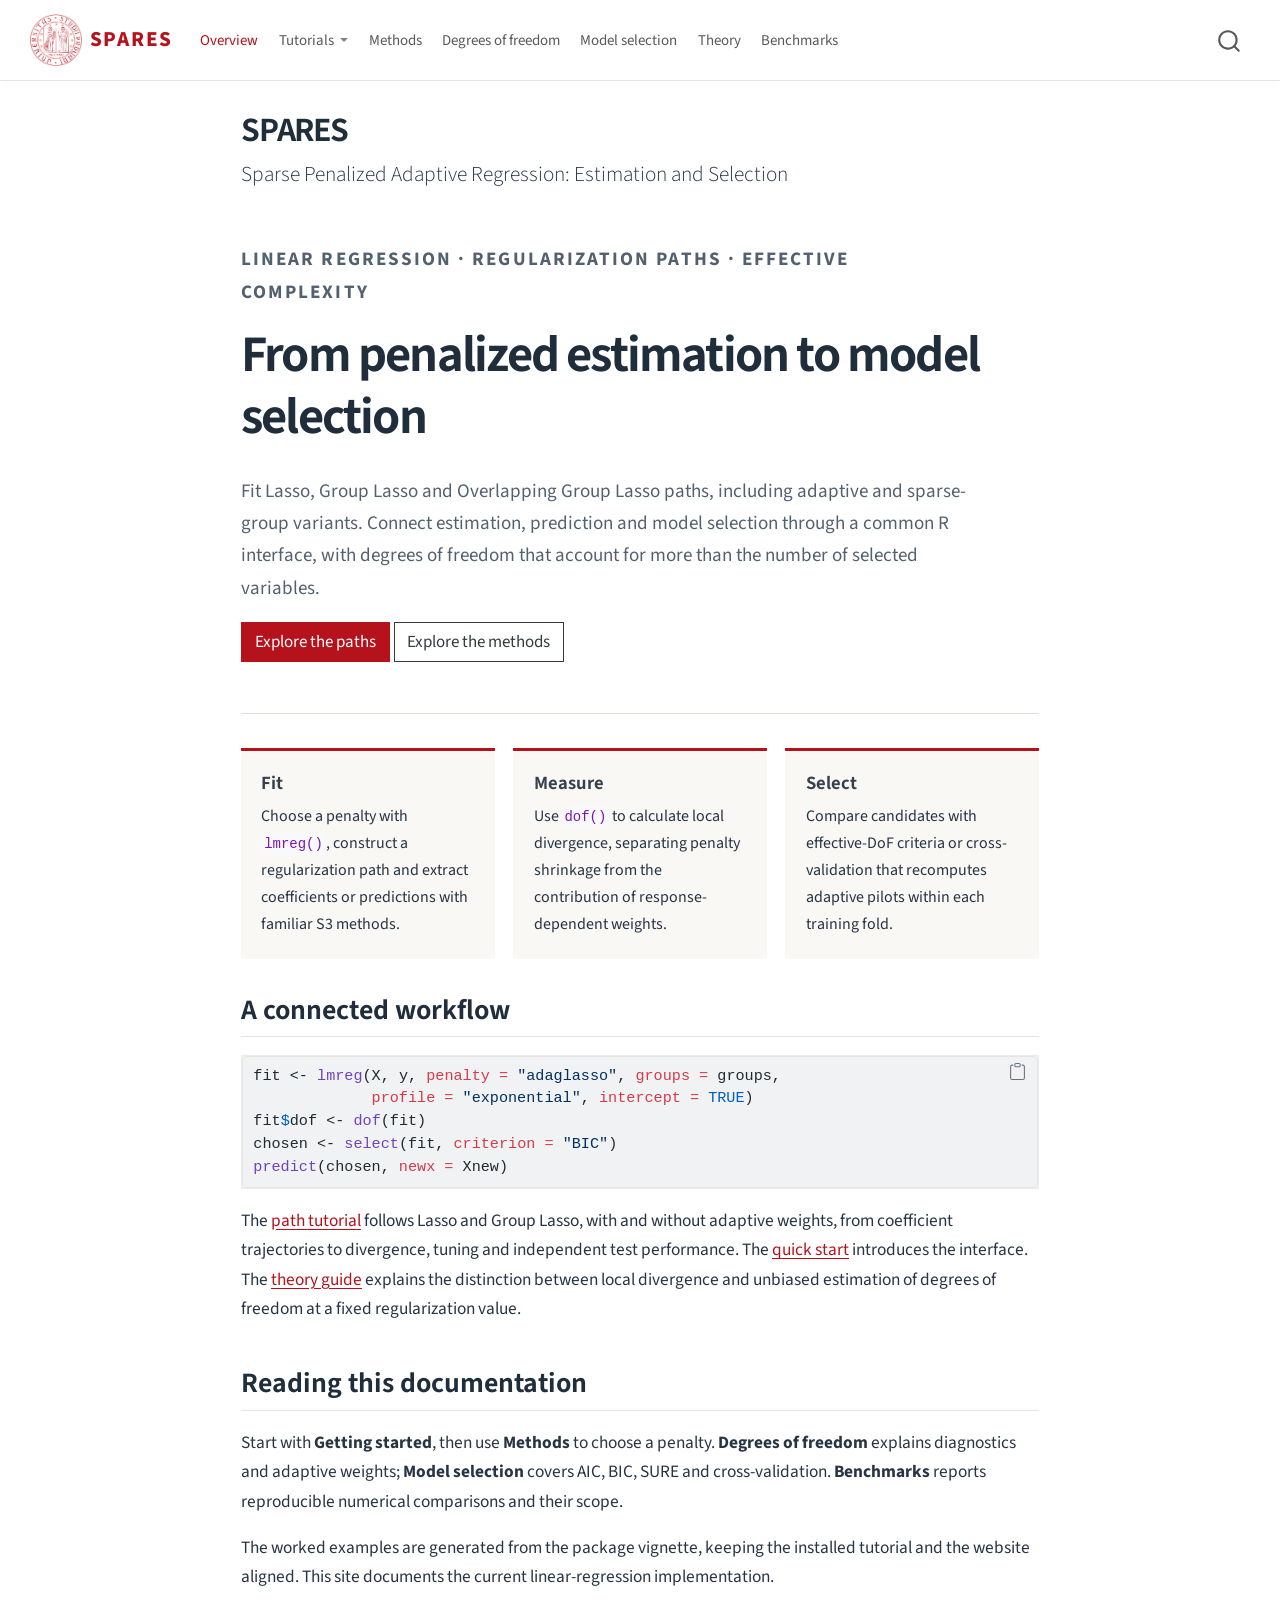
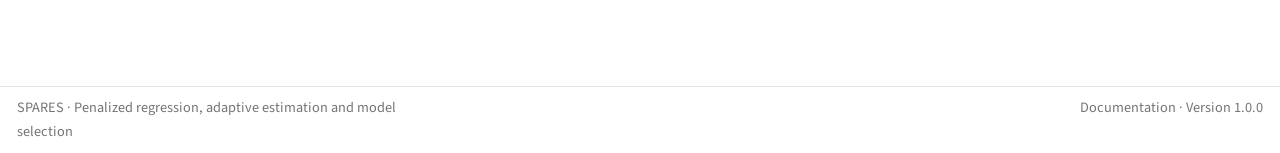
<file: docs/index.html>
<!DOCTYPE html>
<html xmlns="http://www.w3.org/1999/xhtml" lang="en" xml:lang="en"><head>

<meta charset="utf-8">
<meta name="generator" content="quarto-1.7.32">

<meta name="viewport" content="width=device-width, initial-scale=1.0, user-scalable=yes">


<title>SPARES</title>
<style>
code{white-space: pre-wrap;}
span.smallcaps{font-variant: small-caps;}
div.columns{display: flex; gap: min(4vw, 1.5em);}
div.column{flex: auto; overflow-x: auto;}
div.hanging-indent{margin-left: 1.5em; text-indent: -1.5em;}
ul.task-list{list-style: none;}
ul.task-list li input[type="checkbox"] {
  width: 0.8em;
  margin: 0 0.8em 0.2em -1em; /* quarto-specific, see https://github.com/quarto-dev/quarto-cli/issues/4556 */ 
  vertical-align: middle;
}
/* CSS for syntax highlighting */
html { -webkit-text-size-adjust: 100%; }
pre > code.sourceCode { white-space: pre; position: relative; }
pre > code.sourceCode > span { display: inline-block; line-height: 1.25; }
pre > code.sourceCode > span:empty { height: 1.2em; }
.sourceCode { overflow: visible; }
code.sourceCode > span { color: inherit; text-decoration: inherit; }
div.sourceCode { margin: 1em 0; }
pre.sourceCode { margin: 0; }
@media screen {
div.sourceCode { overflow: auto; }
}
@media print {
pre > code.sourceCode { white-space: pre-wrap; }
pre > code.sourceCode > span { text-indent: -5em; padding-left: 5em; }
}
pre.numberSource code
  { counter-reset: source-line 0; }
pre.numberSource code > span
  { position: relative; left: -4em; counter-increment: source-line; }
pre.numberSource code > span > a:first-child::before
  { content: counter(source-line);
    position: relative; left: -1em; text-align: right; vertical-align: baseline;
    border: none; display: inline-block;
    -webkit-touch-callout: none; -webkit-user-select: none;
    -khtml-user-select: none; -moz-user-select: none;
    -ms-user-select: none; user-select: none;
    padding: 0 4px; width: 4em;
  }
pre.numberSource { margin-left: 3em;  padding-left: 4px; }
div.sourceCode
  {   }
@media screen {
pre > code.sourceCode > span > a:first-child::before { text-decoration: underline; }
}
</style>


<script src="site_libs/quarto-nav/quarto-nav.js"></script>
<script src="site_libs/quarto-nav/headroom.min.js"></script>
<script src="site_libs/clipboard/clipboard.min.js"></script>
<script src="site_libs/quarto-search/autocomplete.umd.js"></script>
<script src="site_libs/quarto-search/fuse.min.js"></script>
<script src="site_libs/quarto-search/quarto-search.js"></script>
<meta name="quarto:offset" content="./">
<script src="site_libs/quarto-html/quarto.js" type="module"></script>
<script src="site_libs/quarto-html/tabsets/tabsets.js" type="module"></script>
<script src="site_libs/quarto-html/popper.min.js"></script>
<script src="site_libs/quarto-html/tippy.umd.min.js"></script>
<script src="site_libs/quarto-html/anchor.min.js"></script>
<link href="site_libs/quarto-html/tippy.css" rel="stylesheet">
<link href="site_libs/quarto-html/quarto-syntax-highlighting-234273d1456647dabc34a594ac50e507.css" rel="stylesheet" id="quarto-text-highlighting-styles">
<script src="site_libs/bootstrap/bootstrap.min.js"></script>
<link href="site_libs/bootstrap/bootstrap-icons.css" rel="stylesheet">
<link href="site_libs/bootstrap/bootstrap-3aba38651184ee82a9c65464af710223.min.css" rel="stylesheet" append-hash="true" id="quarto-bootstrap" data-mode="light">
<script id="quarto-search-options" type="application/json">{
  "location": "navbar",
  "copy-button": false,
  "collapse-after": 3,
  "panel-placement": "end",
  "type": "overlay",
  "limit": 50,
  "keyboard-shortcut": [
    "f",
    "/",
    "s"
  ],
  "show-item-context": false,
  "language": {
    "search-no-results-text": "No results",
    "search-matching-documents-text": "matching documents",
    "search-copy-link-title": "Copy link to search",
    "search-hide-matches-text": "Hide additional matches",
    "search-more-match-text": "more match in this document",
    "search-more-matches-text": "more matches in this document",
    "search-clear-button-title": "Clear",
    "search-text-placeholder": "",
    "search-detached-cancel-button-title": "Cancel",
    "search-submit-button-title": "Submit",
    "search-label": "Search"
  }
}</script>


<link rel="stylesheet" href="assets/styles.css">
</head>

<body class="nav-fixed fullcontent quarto-light">

<div id="quarto-search-results"></div>
  <header id="quarto-header" class="headroom fixed-top">
    <nav class="navbar navbar-expand-lg " data-bs-theme="dark">
      <div class="navbar-container container-fluid">
      <div class="navbar-brand-container mx-auto">
    <a href="./index.html" class="navbar-brand navbar-brand-logo">
    <img src="./assets/unipd-seal.png" alt="University of Padua seal" class="navbar-logo">
    </a>
    <a class="navbar-brand" href="./index.html">
    <span class="navbar-title">SPARES</span>
    </a>
  </div>
            <div id="quarto-search" class="" title="Search"></div>
          <button class="navbar-toggler" type="button" data-bs-toggle="collapse" data-bs-target="#navbarCollapse" aria-controls="navbarCollapse" role="menu" aria-expanded="false" aria-label="Toggle navigation" onclick="if (window.quartoToggleHeadroom) { window.quartoToggleHeadroom(); }">
  <span class="navbar-toggler-icon"></span>
</button>
          <div class="collapse navbar-collapse" id="navbarCollapse">
            <ul class="navbar-nav navbar-nav-scroll me-auto">
  <li class="nav-item">
    <a class="nav-link active" href="./index.html" aria-current="page"> 
<span class="menu-text">Overview</span></a>
  </li>  
  <li class="nav-item dropdown ">
    <a class="nav-link dropdown-toggle" href="#" id="nav-menu-tutorials" role="link" data-bs-toggle="dropdown" aria-expanded="false">
 <span class="menu-text">Tutorials</span>
    </a>
    <ul class="dropdown-menu" aria-labelledby="nav-menu-tutorials">    
        <li>
    <a class="dropdown-item" href="./getting-started.html">
 <span class="dropdown-text">Getting started</span></a>
  </li>  
        <li>
    <a class="dropdown-item" href="./paths.html">
 <span class="dropdown-text">Estimates and DoF along the path</span></a>
  </li>  
    </ul>
  </li>
  <li class="nav-item">
    <a class="nav-link" href="./methods.html"> 
<span class="menu-text">Methods</span></a>
  </li>  
  <li class="nav-item">
    <a class="nav-link" href="./degrees-of-freedom.html"> 
<span class="menu-text">Degrees of freedom</span></a>
  </li>  
  <li class="nav-item">
    <a class="nav-link" href="./selection.html"> 
<span class="menu-text">Model selection</span></a>
  </li>  
  <li class="nav-item">
    <a class="nav-link" href="./theory.html"> 
<span class="menu-text">Theory</span></a>
  </li>  
  <li class="nav-item">
    <a class="nav-link" href="./benchmarks.html"> 
<span class="menu-text">Benchmarks</span></a>
  </li>  
</ul>
          </div> <!-- /navcollapse -->
            <div class="quarto-navbar-tools">
</div>
      </div> <!-- /container-fluid -->
    </nav>
</header>
<!-- content -->
<div id="quarto-content" class="quarto-container page-columns page-rows-contents page-layout-article page-navbar">
<!-- sidebar -->
<!-- margin-sidebar -->
    
<!-- main -->
<main class="content" id="quarto-document-content">

<header id="title-block-header" class="quarto-title-block default">
<div class="quarto-title">
<h1 class="title">SPARES</h1>
<p class="subtitle lead">Sparse Penalized Adaptive Regression: Estimation and Selection</p>
</div>



<div class="quarto-title-meta">

    
  
    
  </div>
  


</header>


<div class="hero">
<div class="eyebrow">
<p>Linear regression · Regularization paths · Effective complexity</p>
</div>
<section id="from-penalized-estimation-to-model-selection" class="level2">
<h2 class="anchored" data-anchor-id="from-penalized-estimation-to-model-selection">From penalized estimation to model selection</h2>
<p>Fit Lasso, Group Lasso and Overlapping Group Lasso paths, including adaptive and sparse-group variants. Connect estimation, prediction and model selection through a common R interface, with degrees of freedom that account for more than the number of selected variables.</p>
<p><a href="./paths.html" class="btn btn-primary">Explore the paths</a> <a href="./methods.html" class="btn btn-outline-secondary">Explore the methods</a></p>
</section>
</div>
<div class="feature-grid">
<section id="fit" class="level3 feature">
<h3 class="anchored" data-anchor-id="fit">Fit</h3>
<p>Choose a penalty with <code>lmreg()</code>, construct a regularization path and extract coefficients or predictions with familiar S3 methods.</p>
</section>
<section id="measure" class="level3 feature">
<h3 class="anchored" data-anchor-id="measure">Measure</h3>
<p>Use <code>dof()</code> to calculate local divergence, separating penalty shrinkage from the contribution of response-dependent weights.</p>
</section>
<section id="select" class="level3 feature">
<h3 class="anchored" data-anchor-id="select">Select</h3>
<p>Compare candidates with effective-DoF criteria or cross-validation that recomputes adaptive pilots within each training fold.</p>
</section>
</div>
<section id="a-connected-workflow" class="level2">
<h2 class="anchored" data-anchor-id="a-connected-workflow">A connected workflow</h2>
<div class="sourceCode" id="cb1"><pre class="sourceCode r code-with-copy"><code class="sourceCode r"><span id="cb1-1"><a href="#cb1-1" aria-hidden="true" tabindex="-1"></a>fit <span class="ot">&lt;-</span> <span class="fu">lmreg</span>(X, y, <span class="at">penalty =</span> <span class="st">"adaglasso"</span>, <span class="at">groups =</span> groups,</span>
<span id="cb1-2"><a href="#cb1-2" aria-hidden="true" tabindex="-1"></a>             <span class="at">profile =</span> <span class="st">"exponential"</span>, <span class="at">intercept =</span> <span class="cn">TRUE</span>)</span>
<span id="cb1-3"><a href="#cb1-3" aria-hidden="true" tabindex="-1"></a>fit<span class="sc">$</span>dof <span class="ot">&lt;-</span> <span class="fu">dof</span>(fit)</span>
<span id="cb1-4"><a href="#cb1-4" aria-hidden="true" tabindex="-1"></a>chosen <span class="ot">&lt;-</span> <span class="fu">select</span>(fit, <span class="at">criterion =</span> <span class="st">"BIC"</span>)</span>
<span id="cb1-5"><a href="#cb1-5" aria-hidden="true" tabindex="-1"></a><span class="fu">predict</span>(chosen, <span class="at">newx =</span> Xnew)</span></code><button title="Copy to Clipboard" class="code-copy-button"><i class="bi"></i></button></pre></div>
<p>The <a href="./paths.html">path tutorial</a> follows Lasso and Group Lasso, with and without adaptive weights, from coefficient trajectories to divergence, tuning and independent test performance. The <a href="./getting-started.html">quick start</a> introduces the interface. The <a href="./theory.html">theory guide</a> explains the distinction between local divergence and unbiased estimation of degrees of freedom at a fixed regularization value.</p>
</section>
<section id="reading-this-documentation" class="level2">
<h2 class="anchored" data-anchor-id="reading-this-documentation">Reading this documentation</h2>
<p>Start with <strong>Getting started</strong>, then use <strong>Methods</strong> to choose a penalty. <strong>Degrees of freedom</strong> explains diagnostics and adaptive weights; <strong>Model selection</strong> covers AIC, BIC, SURE and cross-validation. <strong>Benchmarks</strong> reports reproducible numerical comparisons and their scope.</p>
<p>The worked examples are generated from the package vignette, keeping the installed tutorial and the website aligned. This site documents the current linear-regression implementation.</p>


</section>

</main> <!-- /main -->
<script id="quarto-html-after-body" type="application/javascript">
  window.document.addEventListener("DOMContentLoaded", function (event) {
    const icon = "";
    const anchorJS = new window.AnchorJS();
    anchorJS.options = {
      placement: 'right',
      icon: icon
    };
    anchorJS.add('.anchored');
    const isCodeAnnotation = (el) => {
      for (const clz of el.classList) {
        if (clz.startsWith('code-annotation-')) {                     
          return true;
        }
      }
      return false;
    }
    const onCopySuccess = function(e) {
      // button target
      const button = e.trigger;
      // don't keep focus
      button.blur();
      // flash "checked"
      button.classList.add('code-copy-button-checked');
      var currentTitle = button.getAttribute("title");
      button.setAttribute("title", "Copied!");
      let tooltip;
      if (window.bootstrap) {
        button.setAttribute("data-bs-toggle", "tooltip");
        button.setAttribute("data-bs-placement", "left");
        button.setAttribute("data-bs-title", "Copied!");
        tooltip = new bootstrap.Tooltip(button, 
          { trigger: "manual", 
            customClass: "code-copy-button-tooltip",
            offset: [0, -8]});
        tooltip.show();    
      }
      setTimeout(function() {
        if (tooltip) {
          tooltip.hide();
          button.removeAttribute("data-bs-title");
          button.removeAttribute("data-bs-toggle");
          button.removeAttribute("data-bs-placement");
        }
        button.setAttribute("title", currentTitle);
        button.classList.remove('code-copy-button-checked');
      }, 1000);
      // clear code selection
      e.clearSelection();
    }
    const getTextToCopy = function(trigger) {
        const codeEl = trigger.previousElementSibling.cloneNode(true);
        for (const childEl of codeEl.children) {
          if (isCodeAnnotation(childEl)) {
            childEl.remove();
          }
        }
        return codeEl.innerText;
    }
    const clipboard = new window.ClipboardJS('.code-copy-button:not([data-in-quarto-modal])', {
      text: getTextToCopy
    });
    clipboard.on('success', onCopySuccess);
    if (window.document.getElementById('quarto-embedded-source-code-modal')) {
      const clipboardModal = new window.ClipboardJS('.code-copy-button[data-in-quarto-modal]', {
        text: getTextToCopy,
        container: window.document.getElementById('quarto-embedded-source-code-modal')
      });
      clipboardModal.on('success', onCopySuccess);
    }
      var localhostRegex = new RegExp(/^(?:http|https):\/\/localhost\:?[0-9]*\//);
      var mailtoRegex = new RegExp(/^mailto:/);
        var filterRegex = new RegExp('/' + window.location.host + '/');
      var isInternal = (href) => {
          return filterRegex.test(href) || localhostRegex.test(href) || mailtoRegex.test(href);
      }
      // Inspect non-navigation links and adorn them if external
     var links = window.document.querySelectorAll('a[href]:not(.nav-link):not(.navbar-brand):not(.toc-action):not(.sidebar-link):not(.sidebar-item-toggle):not(.pagination-link):not(.no-external):not([aria-hidden]):not(.dropdown-item):not(.quarto-navigation-tool):not(.about-link)');
      for (var i=0; i<links.length; i++) {
        const link = links[i];
        if (!isInternal(link.href)) {
          // undo the damage that might have been done by quarto-nav.js in the case of
          // links that we want to consider external
          if (link.dataset.originalHref !== undefined) {
            link.href = link.dataset.originalHref;
          }
        }
      }
    function tippyHover(el, contentFn, onTriggerFn, onUntriggerFn) {
      const config = {
        allowHTML: true,
        maxWidth: 500,
        delay: 100,
        arrow: false,
        appendTo: function(el) {
            return el.parentElement;
        },
        interactive: true,
        interactiveBorder: 10,
        theme: 'quarto',
        placement: 'bottom-start',
      };
      if (contentFn) {
        config.content = contentFn;
      }
      if (onTriggerFn) {
        config.onTrigger = onTriggerFn;
      }
      if (onUntriggerFn) {
        config.onUntrigger = onUntriggerFn;
      }
      window.tippy(el, config); 
    }
    const noterefs = window.document.querySelectorAll('a[role="doc-noteref"]');
    for (var i=0; i<noterefs.length; i++) {
      const ref = noterefs[i];
      tippyHover(ref, function() {
        // use id or data attribute instead here
        let href = ref.getAttribute('data-footnote-href') || ref.getAttribute('href');
        try { href = new URL(href).hash; } catch {}
        const id = href.replace(/^#\/?/, "");
        const note = window.document.getElementById(id);
        if (note) {
          return note.innerHTML;
        } else {
          return "";
        }
      });
    }
    const xrefs = window.document.querySelectorAll('a.quarto-xref');
    const processXRef = (id, note) => {
      // Strip column container classes
      const stripColumnClz = (el) => {
        el.classList.remove("page-full", "page-columns");
        if (el.children) {
          for (const child of el.children) {
            stripColumnClz(child);
          }
        }
      }
      stripColumnClz(note)
      if (id === null || id.startsWith('sec-')) {
        // Special case sections, only their first couple elements
        const container = document.createElement("div");
        if (note.children && note.children.length > 2) {
          container.appendChild(note.children[0].cloneNode(true));
          for (let i = 1; i < note.children.length; i++) {
            const child = note.children[i];
            if (child.tagName === "P" && child.innerText === "") {
              continue;
            } else {
              container.appendChild(child.cloneNode(true));
              break;
            }
          }
          if (window.Quarto?.typesetMath) {
            window.Quarto.typesetMath(container);
          }
          return container.innerHTML
        } else {
          if (window.Quarto?.typesetMath) {
            window.Quarto.typesetMath(note);
          }
          return note.innerHTML;
        }
      } else {
        // Remove any anchor links if they are present
        const anchorLink = note.querySelector('a.anchorjs-link');
        if (anchorLink) {
          anchorLink.remove();
        }
        if (window.Quarto?.typesetMath) {
          window.Quarto.typesetMath(note);
        }
        if (note.classList.contains("callout")) {
          return note.outerHTML;
        } else {
          return note.innerHTML;
        }
      }
    }
    for (var i=0; i<xrefs.length; i++) {
      const xref = xrefs[i];
      tippyHover(xref, undefined, function(instance) {
        instance.disable();
        let url = xref.getAttribute('href');
        let hash = undefined; 
        if (url.startsWith('#')) {
          hash = url;
        } else {
          try { hash = new URL(url).hash; } catch {}
        }
        if (hash) {
          const id = hash.replace(/^#\/?/, "");
          const note = window.document.getElementById(id);
          if (note !== null) {
            try {
              const html = processXRef(id, note.cloneNode(true));
              instance.setContent(html);
            } finally {
              instance.enable();
              instance.show();
            }
          } else {
            // See if we can fetch this
            fetch(url.split('#')[0])
            .then(res => res.text())
            .then(html => {
              const parser = new DOMParser();
              const htmlDoc = parser.parseFromString(html, "text/html");
              const note = htmlDoc.getElementById(id);
              if (note !== null) {
                const html = processXRef(id, note);
                instance.setContent(html);
              } 
            }).finally(() => {
              instance.enable();
              instance.show();
            });
          }
        } else {
          // See if we can fetch a full url (with no hash to target)
          // This is a special case and we should probably do some content thinning / targeting
          fetch(url)
          .then(res => res.text())
          .then(html => {
            const parser = new DOMParser();
            const htmlDoc = parser.parseFromString(html, "text/html");
            const note = htmlDoc.querySelector('main.content');
            if (note !== null) {
              // This should only happen for chapter cross references
              // (since there is no id in the URL)
              // remove the first header
              if (note.children.length > 0 && note.children[0].tagName === "HEADER") {
                note.children[0].remove();
              }
              const html = processXRef(null, note);
              instance.setContent(html);
            } 
          }).finally(() => {
            instance.enable();
            instance.show();
          });
        }
      }, function(instance) {
      });
    }
        let selectedAnnoteEl;
        const selectorForAnnotation = ( cell, annotation) => {
          let cellAttr = 'data-code-cell="' + cell + '"';
          let lineAttr = 'data-code-annotation="' +  annotation + '"';
          const selector = 'span[' + cellAttr + '][' + lineAttr + ']';
          return selector;
        }
        const selectCodeLines = (annoteEl) => {
          const doc = window.document;
          const targetCell = annoteEl.getAttribute("data-target-cell");
          const targetAnnotation = annoteEl.getAttribute("data-target-annotation");
          const annoteSpan = window.document.querySelector(selectorForAnnotation(targetCell, targetAnnotation));
          const lines = annoteSpan.getAttribute("data-code-lines").split(",");
          const lineIds = lines.map((line) => {
            return targetCell + "-" + line;
          })
          let top = null;
          let height = null;
          let parent = null;
          if (lineIds.length > 0) {
              //compute the position of the single el (top and bottom and make a div)
              const el = window.document.getElementById(lineIds[0]);
              top = el.offsetTop;
              height = el.offsetHeight;
              parent = el.parentElement.parentElement;
            if (lineIds.length > 1) {
              const lastEl = window.document.getElementById(lineIds[lineIds.length - 1]);
              const bottom = lastEl.offsetTop + lastEl.offsetHeight;
              height = bottom - top;
            }
            if (top !== null && height !== null && parent !== null) {
              // cook up a div (if necessary) and position it 
              let div = window.document.getElementById("code-annotation-line-highlight");
              if (div === null) {
                div = window.document.createElement("div");
                div.setAttribute("id", "code-annotation-line-highlight");
                div.style.position = 'absolute';
                parent.appendChild(div);
              }
              div.style.top = top - 2 + "px";
              div.style.height = height + 4 + "px";
              div.style.left = 0;
              let gutterDiv = window.document.getElementById("code-annotation-line-highlight-gutter");
              if (gutterDiv === null) {
                gutterDiv = window.document.createElement("div");
                gutterDiv.setAttribute("id", "code-annotation-line-highlight-gutter");
                gutterDiv.style.position = 'absolute';
                const codeCell = window.document.getElementById(targetCell);
                const gutter = codeCell.querySelector('.code-annotation-gutter');
                gutter.appendChild(gutterDiv);
              }
              gutterDiv.style.top = top - 2 + "px";
              gutterDiv.style.height = height + 4 + "px";
            }
            selectedAnnoteEl = annoteEl;
          }
        };
        const unselectCodeLines = () => {
          const elementsIds = ["code-annotation-line-highlight", "code-annotation-line-highlight-gutter"];
          elementsIds.forEach((elId) => {
            const div = window.document.getElementById(elId);
            if (div) {
              div.remove();
            }
          });
          selectedAnnoteEl = undefined;
        };
          // Handle positioning of the toggle
      window.addEventListener(
        "resize",
        throttle(() => {
          elRect = undefined;
          if (selectedAnnoteEl) {
            selectCodeLines(selectedAnnoteEl);
          }
        }, 10)
      );
      function throttle(fn, ms) {
      let throttle = false;
      let timer;
        return (...args) => {
          if(!throttle) { // first call gets through
              fn.apply(this, args);
              throttle = true;
          } else { // all the others get throttled
              if(timer) clearTimeout(timer); // cancel #2
              timer = setTimeout(() => {
                fn.apply(this, args);
                timer = throttle = false;
              }, ms);
          }
        };
      }
        // Attach click handler to the DT
        const annoteDls = window.document.querySelectorAll('dt[data-target-cell]');
        for (const annoteDlNode of annoteDls) {
          annoteDlNode.addEventListener('click', (event) => {
            const clickedEl = event.target;
            if (clickedEl !== selectedAnnoteEl) {
              unselectCodeLines();
              const activeEl = window.document.querySelector('dt[data-target-cell].code-annotation-active');
              if (activeEl) {
                activeEl.classList.remove('code-annotation-active');
              }
              selectCodeLines(clickedEl);
              clickedEl.classList.add('code-annotation-active');
            } else {
              // Unselect the line
              unselectCodeLines();
              clickedEl.classList.remove('code-annotation-active');
            }
          });
        }
    const findCites = (el) => {
      const parentEl = el.parentElement;
      if (parentEl) {
        const cites = parentEl.dataset.cites;
        if (cites) {
          return {
            el,
            cites: cites.split(' ')
          };
        } else {
          return findCites(el.parentElement)
        }
      } else {
        return undefined;
      }
    };
    var bibliorefs = window.document.querySelectorAll('a[role="doc-biblioref"]');
    for (var i=0; i<bibliorefs.length; i++) {
      const ref = bibliorefs[i];
      const citeInfo = findCites(ref);
      if (citeInfo) {
        tippyHover(citeInfo.el, function() {
          var popup = window.document.createElement('div');
          citeInfo.cites.forEach(function(cite) {
            var citeDiv = window.document.createElement('div');
            citeDiv.classList.add('hanging-indent');
            citeDiv.classList.add('csl-entry');
            var biblioDiv = window.document.getElementById('ref-' + cite);
            if (biblioDiv) {
              citeDiv.innerHTML = biblioDiv.innerHTML;
            }
            popup.appendChild(citeDiv);
          });
          return popup.innerHTML;
        });
      }
    }
  });
  </script>
</div> <!-- /content -->
<footer class="footer">
  <div class="nav-footer">
    <div class="nav-footer-left">
<p>SPARES · Penalized regression, adaptive estimation and model selection</p>
</div>   
    <div class="nav-footer-center">
      &nbsp;
    </div>
    <div class="nav-footer-right">
<p>Documentation · Version 1.0.0</p>
</div>
  </div>
</footer>




</body></html>
</file>
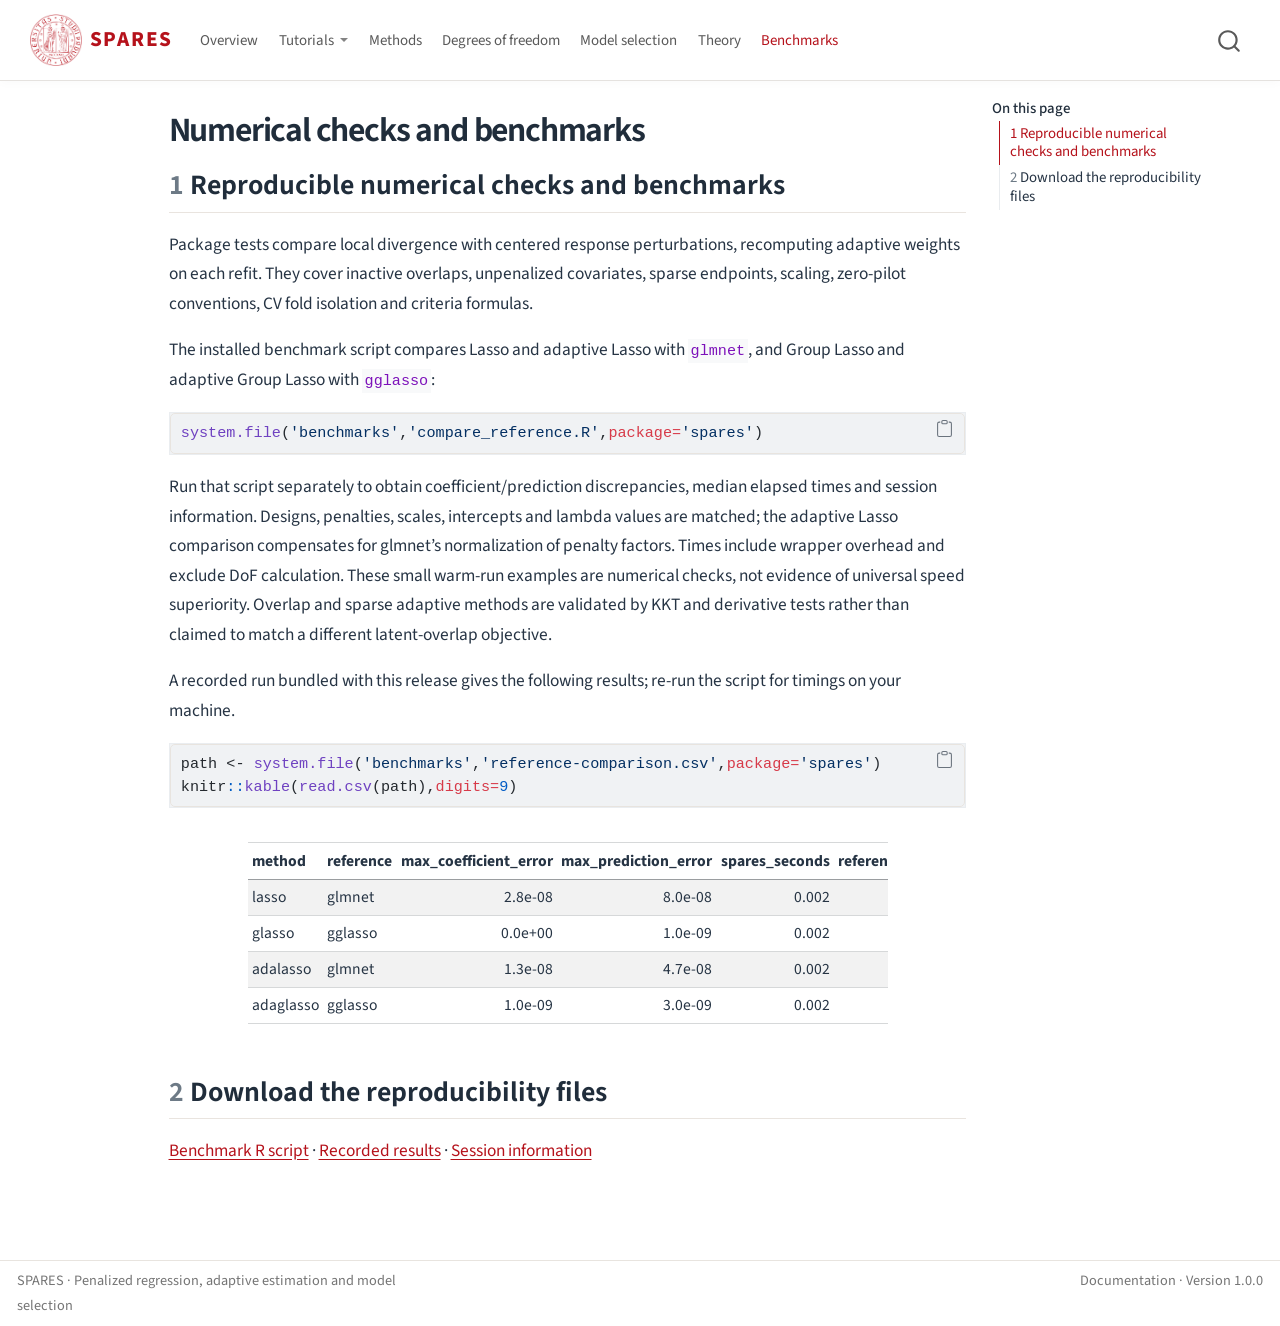
<file: docs/benchmarks.html>
<!DOCTYPE html>
<html xmlns="http://www.w3.org/1999/xhtml" lang="en" xml:lang="en"><head>

<meta charset="utf-8">
<meta name="generator" content="quarto-1.7.32">

<meta name="viewport" content="width=device-width, initial-scale=1.0, user-scalable=yes">


<title>Numerical checks and benchmarks – SPARES</title>
<style>
code{white-space: pre-wrap;}
span.smallcaps{font-variant: small-caps;}
div.columns{display: flex; gap: min(4vw, 1.5em);}
div.column{flex: auto; overflow-x: auto;}
div.hanging-indent{margin-left: 1.5em; text-indent: -1.5em;}
ul.task-list{list-style: none;}
ul.task-list li input[type="checkbox"] {
  width: 0.8em;
  margin: 0 0.8em 0.2em -1em; /* quarto-specific, see https://github.com/quarto-dev/quarto-cli/issues/4556 */ 
  vertical-align: middle;
}
/* CSS for syntax highlighting */
html { -webkit-text-size-adjust: 100%; }
pre > code.sourceCode { white-space: pre; position: relative; }
pre > code.sourceCode > span { display: inline-block; line-height: 1.25; }
pre > code.sourceCode > span:empty { height: 1.2em; }
.sourceCode { overflow: visible; }
code.sourceCode > span { color: inherit; text-decoration: inherit; }
div.sourceCode { margin: 1em 0; }
pre.sourceCode { margin: 0; }
@media screen {
div.sourceCode { overflow: auto; }
}
@media print {
pre > code.sourceCode { white-space: pre-wrap; }
pre > code.sourceCode > span { text-indent: -5em; padding-left: 5em; }
}
pre.numberSource code
  { counter-reset: source-line 0; }
pre.numberSource code > span
  { position: relative; left: -4em; counter-increment: source-line; }
pre.numberSource code > span > a:first-child::before
  { content: counter(source-line);
    position: relative; left: -1em; text-align: right; vertical-align: baseline;
    border: none; display: inline-block;
    -webkit-touch-callout: none; -webkit-user-select: none;
    -khtml-user-select: none; -moz-user-select: none;
    -ms-user-select: none; user-select: none;
    padding: 0 4px; width: 4em;
  }
pre.numberSource { margin-left: 3em;  padding-left: 4px; }
div.sourceCode
  {   }
@media screen {
pre > code.sourceCode > span > a:first-child::before { text-decoration: underline; }
}
</style>


<script src="site_libs/quarto-nav/quarto-nav.js"></script>
<script src="site_libs/quarto-nav/headroom.min.js"></script>
<script src="site_libs/clipboard/clipboard.min.js"></script>
<script src="site_libs/quarto-search/autocomplete.umd.js"></script>
<script src="site_libs/quarto-search/fuse.min.js"></script>
<script src="site_libs/quarto-search/quarto-search.js"></script>
<meta name="quarto:offset" content="./">
<script src="site_libs/quarto-html/quarto.js" type="module"></script>
<script src="site_libs/quarto-html/tabsets/tabsets.js" type="module"></script>
<script src="site_libs/quarto-html/popper.min.js"></script>
<script src="site_libs/quarto-html/tippy.umd.min.js"></script>
<script src="site_libs/quarto-html/anchor.min.js"></script>
<link href="site_libs/quarto-html/tippy.css" rel="stylesheet">
<link href="site_libs/quarto-html/quarto-syntax-highlighting-234273d1456647dabc34a594ac50e507.css" rel="stylesheet" id="quarto-text-highlighting-styles">
<script src="site_libs/bootstrap/bootstrap.min.js"></script>
<link href="site_libs/bootstrap/bootstrap-icons.css" rel="stylesheet">
<link href="site_libs/bootstrap/bootstrap-3aba38651184ee82a9c65464af710223.min.css" rel="stylesheet" append-hash="true" id="quarto-bootstrap" data-mode="light">
<script id="quarto-search-options" type="application/json">{
  "location": "navbar",
  "copy-button": false,
  "collapse-after": 3,
  "panel-placement": "end",
  "type": "overlay",
  "limit": 50,
  "keyboard-shortcut": [
    "f",
    "/",
    "s"
  ],
  "show-item-context": false,
  "language": {
    "search-no-results-text": "No results",
    "search-matching-documents-text": "matching documents",
    "search-copy-link-title": "Copy link to search",
    "search-hide-matches-text": "Hide additional matches",
    "search-more-match-text": "more match in this document",
    "search-more-matches-text": "more matches in this document",
    "search-clear-button-title": "Clear",
    "search-text-placeholder": "",
    "search-detached-cancel-button-title": "Cancel",
    "search-submit-button-title": "Submit",
    "search-label": "Search"
  }
}</script>


<link rel="stylesheet" href="assets/styles.css">
</head>

<body class="nav-fixed quarto-light">

<div id="quarto-search-results"></div>
  <header id="quarto-header" class="headroom fixed-top">
    <nav class="navbar navbar-expand-lg " data-bs-theme="dark">
      <div class="navbar-container container-fluid">
      <div class="navbar-brand-container mx-auto">
    <a href="./index.html" class="navbar-brand navbar-brand-logo">
    <img src="./assets/unipd-seal.png" alt="University of Padua seal" class="navbar-logo">
    </a>
    <a class="navbar-brand" href="./index.html">
    <span class="navbar-title">SPARES</span>
    </a>
  </div>
            <div id="quarto-search" class="" title="Search"></div>
          <button class="navbar-toggler" type="button" data-bs-toggle="collapse" data-bs-target="#navbarCollapse" aria-controls="navbarCollapse" role="menu" aria-expanded="false" aria-label="Toggle navigation" onclick="if (window.quartoToggleHeadroom) { window.quartoToggleHeadroom(); }">
  <span class="navbar-toggler-icon"></span>
</button>
          <div class="collapse navbar-collapse" id="navbarCollapse">
            <ul class="navbar-nav navbar-nav-scroll me-auto">
  <li class="nav-item">
    <a class="nav-link" href="./index.html"> 
<span class="menu-text">Overview</span></a>
  </li>  
  <li class="nav-item dropdown ">
    <a class="nav-link dropdown-toggle" href="#" id="nav-menu-tutorials" role="link" data-bs-toggle="dropdown" aria-expanded="false">
 <span class="menu-text">Tutorials</span>
    </a>
    <ul class="dropdown-menu" aria-labelledby="nav-menu-tutorials">    
        <li>
    <a class="dropdown-item" href="./getting-started.html">
 <span class="dropdown-text">Getting started</span></a>
  </li>  
        <li>
    <a class="dropdown-item" href="./paths.html">
 <span class="dropdown-text">Estimates and DoF along the path</span></a>
  </li>  
    </ul>
  </li>
  <li class="nav-item">
    <a class="nav-link" href="./methods.html"> 
<span class="menu-text">Methods</span></a>
  </li>  
  <li class="nav-item">
    <a class="nav-link" href="./degrees-of-freedom.html"> 
<span class="menu-text">Degrees of freedom</span></a>
  </li>  
  <li class="nav-item">
    <a class="nav-link" href="./selection.html"> 
<span class="menu-text">Model selection</span></a>
  </li>  
  <li class="nav-item">
    <a class="nav-link" href="./theory.html"> 
<span class="menu-text">Theory</span></a>
  </li>  
  <li class="nav-item">
    <a class="nav-link active" href="./benchmarks.html" aria-current="page"> 
<span class="menu-text">Benchmarks</span></a>
  </li>  
</ul>
          </div> <!-- /navcollapse -->
            <div class="quarto-navbar-tools">
</div>
      </div> <!-- /container-fluid -->
    </nav>
</header>
<!-- content -->
<div id="quarto-content" class="quarto-container page-columns page-rows-contents page-layout-article page-navbar">
<!-- sidebar -->
<!-- margin-sidebar -->
    <div id="quarto-margin-sidebar" class="sidebar margin-sidebar">
        <nav id="TOC" role="doc-toc" class="toc-active">
    <h2 id="toc-title">On this page</h2>
   
  <ul>
  <li><a href="#reproducible-numerical-checks-and-benchmarks" id="toc-reproducible-numerical-checks-and-benchmarks" class="nav-link active" data-scroll-target="#reproducible-numerical-checks-and-benchmarks"><span class="header-section-number">1</span> Reproducible numerical checks and benchmarks</a></li>
  <li><a href="#download-the-reproducibility-files" id="toc-download-the-reproducibility-files" class="nav-link" data-scroll-target="#download-the-reproducibility-files"><span class="header-section-number">2</span> Download the reproducibility files</a></li>
  </ul>
</nav>
    </div>
<!-- main -->
<main class="content" id="quarto-document-content">

<header id="title-block-header" class="quarto-title-block default">
<div class="quarto-title">
<h1 class="title">Numerical checks and benchmarks</h1>
</div>



<div class="quarto-title-meta">

    
  
    
  </div>
  


</header>


<!-- Generato da spares/vignettes/spares-workflow.Rmd e website/fragments/; aggiornare con source("build.R"). -->
<section id="reproducible-numerical-checks-and-benchmarks" class="level2" data-number="1">
<h2 data-number="1" class="anchored" data-anchor-id="reproducible-numerical-checks-and-benchmarks"><span class="header-section-number">1</span> Reproducible numerical checks and benchmarks</h2>
<p>Package tests compare local divergence with centered response perturbations, recomputing adaptive weights on each refit. They cover inactive overlaps, unpenalized covariates, sparse endpoints, scaling, zero-pilot conventions, CV fold isolation and criteria formulas.</p>
<p>The installed benchmark script compares Lasso and adaptive Lasso with <code>glmnet</code>, and Group Lasso and adaptive Group Lasso with <code>gglasso</code>:</p>
<div class="cell">
<div class="sourceCode cell-code" id="cb1"><pre class="sourceCode r code-with-copy"><code class="sourceCode r"><span id="cb1-1"><a href="#cb1-1" aria-hidden="true" tabindex="-1"></a><span class="fu">system.file</span>(<span class="st">'benchmarks'</span>,<span class="st">'compare_reference.R'</span>,<span class="at">package=</span><span class="st">'spares'</span>)</span></code><button title="Copy to Clipboard" class="code-copy-button"><i class="bi"></i></button></pre></div>
</div>
<p>Run that script separately to obtain coefficient/prediction discrepancies, median elapsed times and session information. Designs, penalties, scales, intercepts and lambda values are matched; the adaptive Lasso comparison compensates for glmnet’s normalization of penalty factors. Times include wrapper overhead and exclude DoF calculation. These small warm-run examples are numerical checks, not evidence of universal speed superiority. Overlap and sparse adaptive methods are validated by KKT and derivative tests rather than claimed to match a different latent-overlap objective.</p>
<p>A recorded run bundled with this release gives the following results; re-run the script for timings on your machine.</p>
<div class="cell">
<div class="sourceCode cell-code" id="cb2"><pre class="sourceCode r code-with-copy"><code class="sourceCode r"><span id="cb2-1"><a href="#cb2-1" aria-hidden="true" tabindex="-1"></a>path <span class="ot">&lt;-</span> <span class="fu">system.file</span>(<span class="st">'benchmarks'</span>,<span class="st">'reference-comparison.csv'</span>,<span class="at">package=</span><span class="st">'spares'</span>)</span>
<span id="cb2-2"><a href="#cb2-2" aria-hidden="true" tabindex="-1"></a>knitr<span class="sc">::</span><span class="fu">kable</span>(<span class="fu">read.csv</span>(path),<span class="at">digits=</span><span class="dv">9</span>)</span></code><button title="Copy to Clipboard" class="code-copy-button"><i class="bi"></i></button></pre></div>
<div class="cell-output-display">
<table class="caption-top table table-sm table-striped small">
<colgroup>
<col style="width: 10%">
<col style="width: 10%">
<col style="width: 22%">
<col style="width: 21%">
<col style="width: 15%">
<col style="width: 18%">
</colgroup>
<thead>
<tr class="header">
<th style="text-align: left;">method</th>
<th style="text-align: left;">reference</th>
<th style="text-align: right;">max_coefficient_error</th>
<th style="text-align: right;">max_prediction_error</th>
<th style="text-align: right;">spares_seconds</th>
<th style="text-align: right;">reference_seconds</th>
</tr>
</thead>
<tbody>
<tr class="odd">
<td style="text-align: left;">lasso</td>
<td style="text-align: left;">glmnet</td>
<td style="text-align: right;">2.8e-08</td>
<td style="text-align: right;">8.0e-08</td>
<td style="text-align: right;">0.002</td>
<td style="text-align: right;">0.001</td>
</tr>
<tr class="even">
<td style="text-align: left;">glasso</td>
<td style="text-align: left;">gglasso</td>
<td style="text-align: right;">0.0e+00</td>
<td style="text-align: right;">1.0e-09</td>
<td style="text-align: right;">0.002</td>
<td style="text-align: right;">0.001</td>
</tr>
<tr class="odd">
<td style="text-align: left;">adalasso</td>
<td style="text-align: left;">glmnet</td>
<td style="text-align: right;">1.3e-08</td>
<td style="text-align: right;">4.7e-08</td>
<td style="text-align: right;">0.002</td>
<td style="text-align: right;">0.001</td>
</tr>
<tr class="even">
<td style="text-align: left;">adaglasso</td>
<td style="text-align: left;">gglasso</td>
<td style="text-align: right;">1.0e-09</td>
<td style="text-align: right;">3.0e-09</td>
<td style="text-align: right;">0.002</td>
<td style="text-align: right;">0.001</td>
</tr>
</tbody>
</table>
</div>
</div>
</section>
<section id="download-the-reproducibility-files" class="level2" data-number="2">
<h2 data-number="2" class="anchored" data-anchor-id="download-the-reproducibility-files"><span class="header-section-number">2</span> Download the reproducibility files</h2>
<p><a href="assets/compare_reference.R">Benchmark R script</a> · <a href="assets/reference-comparison.csv">Recorded results</a> · <a href="assets/benchmark-session.txt">Session information</a></p>


</section>

</main> <!-- /main -->
<script id="quarto-html-after-body" type="application/javascript">
  window.document.addEventListener("DOMContentLoaded", function (event) {
    const icon = "";
    const anchorJS = new window.AnchorJS();
    anchorJS.options = {
      placement: 'right',
      icon: icon
    };
    anchorJS.add('.anchored');
    const isCodeAnnotation = (el) => {
      for (const clz of el.classList) {
        if (clz.startsWith('code-annotation-')) {                     
          return true;
        }
      }
      return false;
    }
    const onCopySuccess = function(e) {
      // button target
      const button = e.trigger;
      // don't keep focus
      button.blur();
      // flash "checked"
      button.classList.add('code-copy-button-checked');
      var currentTitle = button.getAttribute("title");
      button.setAttribute("title", "Copied!");
      let tooltip;
      if (window.bootstrap) {
        button.setAttribute("data-bs-toggle", "tooltip");
        button.setAttribute("data-bs-placement", "left");
        button.setAttribute("data-bs-title", "Copied!");
        tooltip = new bootstrap.Tooltip(button, 
          { trigger: "manual", 
            customClass: "code-copy-button-tooltip",
            offset: [0, -8]});
        tooltip.show();    
      }
      setTimeout(function() {
        if (tooltip) {
          tooltip.hide();
          button.removeAttribute("data-bs-title");
          button.removeAttribute("data-bs-toggle");
          button.removeAttribute("data-bs-placement");
        }
        button.setAttribute("title", currentTitle);
        button.classList.remove('code-copy-button-checked');
      }, 1000);
      // clear code selection
      e.clearSelection();
    }
    const getTextToCopy = function(trigger) {
        const codeEl = trigger.previousElementSibling.cloneNode(true);
        for (const childEl of codeEl.children) {
          if (isCodeAnnotation(childEl)) {
            childEl.remove();
          }
        }
        return codeEl.innerText;
    }
    const clipboard = new window.ClipboardJS('.code-copy-button:not([data-in-quarto-modal])', {
      text: getTextToCopy
    });
    clipboard.on('success', onCopySuccess);
    if (window.document.getElementById('quarto-embedded-source-code-modal')) {
      const clipboardModal = new window.ClipboardJS('.code-copy-button[data-in-quarto-modal]', {
        text: getTextToCopy,
        container: window.document.getElementById('quarto-embedded-source-code-modal')
      });
      clipboardModal.on('success', onCopySuccess);
    }
      var localhostRegex = new RegExp(/^(?:http|https):\/\/localhost\:?[0-9]*\//);
      var mailtoRegex = new RegExp(/^mailto:/);
        var filterRegex = new RegExp('/' + window.location.host + '/');
      var isInternal = (href) => {
          return filterRegex.test(href) || localhostRegex.test(href) || mailtoRegex.test(href);
      }
      // Inspect non-navigation links and adorn them if external
     var links = window.document.querySelectorAll('a[href]:not(.nav-link):not(.navbar-brand):not(.toc-action):not(.sidebar-link):not(.sidebar-item-toggle):not(.pagination-link):not(.no-external):not([aria-hidden]):not(.dropdown-item):not(.quarto-navigation-tool):not(.about-link)');
      for (var i=0; i<links.length; i++) {
        const link = links[i];
        if (!isInternal(link.href)) {
          // undo the damage that might have been done by quarto-nav.js in the case of
          // links that we want to consider external
          if (link.dataset.originalHref !== undefined) {
            link.href = link.dataset.originalHref;
          }
        }
      }
    function tippyHover(el, contentFn, onTriggerFn, onUntriggerFn) {
      const config = {
        allowHTML: true,
        maxWidth: 500,
        delay: 100,
        arrow: false,
        appendTo: function(el) {
            return el.parentElement;
        },
        interactive: true,
        interactiveBorder: 10,
        theme: 'quarto',
        placement: 'bottom-start',
      };
      if (contentFn) {
        config.content = contentFn;
      }
      if (onTriggerFn) {
        config.onTrigger = onTriggerFn;
      }
      if (onUntriggerFn) {
        config.onUntrigger = onUntriggerFn;
      }
      window.tippy(el, config); 
    }
    const noterefs = window.document.querySelectorAll('a[role="doc-noteref"]');
    for (var i=0; i<noterefs.length; i++) {
      const ref = noterefs[i];
      tippyHover(ref, function() {
        // use id or data attribute instead here
        let href = ref.getAttribute('data-footnote-href') || ref.getAttribute('href');
        try { href = new URL(href).hash; } catch {}
        const id = href.replace(/^#\/?/, "");
        const note = window.document.getElementById(id);
        if (note) {
          return note.innerHTML;
        } else {
          return "";
        }
      });
    }
    const xrefs = window.document.querySelectorAll('a.quarto-xref');
    const processXRef = (id, note) => {
      // Strip column container classes
      const stripColumnClz = (el) => {
        el.classList.remove("page-full", "page-columns");
        if (el.children) {
          for (const child of el.children) {
            stripColumnClz(child);
          }
        }
      }
      stripColumnClz(note)
      if (id === null || id.startsWith('sec-')) {
        // Special case sections, only their first couple elements
        const container = document.createElement("div");
        if (note.children && note.children.length > 2) {
          container.appendChild(note.children[0].cloneNode(true));
          for (let i = 1; i < note.children.length; i++) {
            const child = note.children[i];
            if (child.tagName === "P" && child.innerText === "") {
              continue;
            } else {
              container.appendChild(child.cloneNode(true));
              break;
            }
          }
          if (window.Quarto?.typesetMath) {
            window.Quarto.typesetMath(container);
          }
          return container.innerHTML
        } else {
          if (window.Quarto?.typesetMath) {
            window.Quarto.typesetMath(note);
          }
          return note.innerHTML;
        }
      } else {
        // Remove any anchor links if they are present
        const anchorLink = note.querySelector('a.anchorjs-link');
        if (anchorLink) {
          anchorLink.remove();
        }
        if (window.Quarto?.typesetMath) {
          window.Quarto.typesetMath(note);
        }
        if (note.classList.contains("callout")) {
          return note.outerHTML;
        } else {
          return note.innerHTML;
        }
      }
    }
    for (var i=0; i<xrefs.length; i++) {
      const xref = xrefs[i];
      tippyHover(xref, undefined, function(instance) {
        instance.disable();
        let url = xref.getAttribute('href');
        let hash = undefined; 
        if (url.startsWith('#')) {
          hash = url;
        } else {
          try { hash = new URL(url).hash; } catch {}
        }
        if (hash) {
          const id = hash.replace(/^#\/?/, "");
          const note = window.document.getElementById(id);
          if (note !== null) {
            try {
              const html = processXRef(id, note.cloneNode(true));
              instance.setContent(html);
            } finally {
              instance.enable();
              instance.show();
            }
          } else {
            // See if we can fetch this
            fetch(url.split('#')[0])
            .then(res => res.text())
            .then(html => {
              const parser = new DOMParser();
              const htmlDoc = parser.parseFromString(html, "text/html");
              const note = htmlDoc.getElementById(id);
              if (note !== null) {
                const html = processXRef(id, note);
                instance.setContent(html);
              } 
            }).finally(() => {
              instance.enable();
              instance.show();
            });
          }
        } else {
          // See if we can fetch a full url (with no hash to target)
          // This is a special case and we should probably do some content thinning / targeting
          fetch(url)
          .then(res => res.text())
          .then(html => {
            const parser = new DOMParser();
            const htmlDoc = parser.parseFromString(html, "text/html");
            const note = htmlDoc.querySelector('main.content');
            if (note !== null) {
              // This should only happen for chapter cross references
              // (since there is no id in the URL)
              // remove the first header
              if (note.children.length > 0 && note.children[0].tagName === "HEADER") {
                note.children[0].remove();
              }
              const html = processXRef(null, note);
              instance.setContent(html);
            } 
          }).finally(() => {
            instance.enable();
            instance.show();
          });
        }
      }, function(instance) {
      });
    }
        let selectedAnnoteEl;
        const selectorForAnnotation = ( cell, annotation) => {
          let cellAttr = 'data-code-cell="' + cell + '"';
          let lineAttr = 'data-code-annotation="' +  annotation + '"';
          const selector = 'span[' + cellAttr + '][' + lineAttr + ']';
          return selector;
        }
        const selectCodeLines = (annoteEl) => {
          const doc = window.document;
          const targetCell = annoteEl.getAttribute("data-target-cell");
          const targetAnnotation = annoteEl.getAttribute("data-target-annotation");
          const annoteSpan = window.document.querySelector(selectorForAnnotation(targetCell, targetAnnotation));
          const lines = annoteSpan.getAttribute("data-code-lines").split(",");
          const lineIds = lines.map((line) => {
            return targetCell + "-" + line;
          })
          let top = null;
          let height = null;
          let parent = null;
          if (lineIds.length > 0) {
              //compute the position of the single el (top and bottom and make a div)
              const el = window.document.getElementById(lineIds[0]);
              top = el.offsetTop;
              height = el.offsetHeight;
              parent = el.parentElement.parentElement;
            if (lineIds.length > 1) {
              const lastEl = window.document.getElementById(lineIds[lineIds.length - 1]);
              const bottom = lastEl.offsetTop + lastEl.offsetHeight;
              height = bottom - top;
            }
            if (top !== null && height !== null && parent !== null) {
              // cook up a div (if necessary) and position it 
              let div = window.document.getElementById("code-annotation-line-highlight");
              if (div === null) {
                div = window.document.createElement("div");
                div.setAttribute("id", "code-annotation-line-highlight");
                div.style.position = 'absolute';
                parent.appendChild(div);
              }
              div.style.top = top - 2 + "px";
              div.style.height = height + 4 + "px";
              div.style.left = 0;
              let gutterDiv = window.document.getElementById("code-annotation-line-highlight-gutter");
              if (gutterDiv === null) {
                gutterDiv = window.document.createElement("div");
                gutterDiv.setAttribute("id", "code-annotation-line-highlight-gutter");
                gutterDiv.style.position = 'absolute';
                const codeCell = window.document.getElementById(targetCell);
                const gutter = codeCell.querySelector('.code-annotation-gutter');
                gutter.appendChild(gutterDiv);
              }
              gutterDiv.style.top = top - 2 + "px";
              gutterDiv.style.height = height + 4 + "px";
            }
            selectedAnnoteEl = annoteEl;
          }
        };
        const unselectCodeLines = () => {
          const elementsIds = ["code-annotation-line-highlight", "code-annotation-line-highlight-gutter"];
          elementsIds.forEach((elId) => {
            const div = window.document.getElementById(elId);
            if (div) {
              div.remove();
            }
          });
          selectedAnnoteEl = undefined;
        };
          // Handle positioning of the toggle
      window.addEventListener(
        "resize",
        throttle(() => {
          elRect = undefined;
          if (selectedAnnoteEl) {
            selectCodeLines(selectedAnnoteEl);
          }
        }, 10)
      );
      function throttle(fn, ms) {
      let throttle = false;
      let timer;
        return (...args) => {
          if(!throttle) { // first call gets through
              fn.apply(this, args);
              throttle = true;
          } else { // all the others get throttled
              if(timer) clearTimeout(timer); // cancel #2
              timer = setTimeout(() => {
                fn.apply(this, args);
                timer = throttle = false;
              }, ms);
          }
        };
      }
        // Attach click handler to the DT
        const annoteDls = window.document.querySelectorAll('dt[data-target-cell]');
        for (const annoteDlNode of annoteDls) {
          annoteDlNode.addEventListener('click', (event) => {
            const clickedEl = event.target;
            if (clickedEl !== selectedAnnoteEl) {
              unselectCodeLines();
              const activeEl = window.document.querySelector('dt[data-target-cell].code-annotation-active');
              if (activeEl) {
                activeEl.classList.remove('code-annotation-active');
              }
              selectCodeLines(clickedEl);
              clickedEl.classList.add('code-annotation-active');
            } else {
              // Unselect the line
              unselectCodeLines();
              clickedEl.classList.remove('code-annotation-active');
            }
          });
        }
    const findCites = (el) => {
      const parentEl = el.parentElement;
      if (parentEl) {
        const cites = parentEl.dataset.cites;
        if (cites) {
          return {
            el,
            cites: cites.split(' ')
          };
        } else {
          return findCites(el.parentElement)
        }
      } else {
        return undefined;
      }
    };
    var bibliorefs = window.document.querySelectorAll('a[role="doc-biblioref"]');
    for (var i=0; i<bibliorefs.length; i++) {
      const ref = bibliorefs[i];
      const citeInfo = findCites(ref);
      if (citeInfo) {
        tippyHover(citeInfo.el, function() {
          var popup = window.document.createElement('div');
          citeInfo.cites.forEach(function(cite) {
            var citeDiv = window.document.createElement('div');
            citeDiv.classList.add('hanging-indent');
            citeDiv.classList.add('csl-entry');
            var biblioDiv = window.document.getElementById('ref-' + cite);
            if (biblioDiv) {
              citeDiv.innerHTML = biblioDiv.innerHTML;
            }
            popup.appendChild(citeDiv);
          });
          return popup.innerHTML;
        });
      }
    }
  });
  </script>
</div> <!-- /content -->
<footer class="footer">
  <div class="nav-footer">
    <div class="nav-footer-left">
<p>SPARES · Penalized regression, adaptive estimation and model selection</p>
</div>   
    <div class="nav-footer-center">
      &nbsp;
    </div>
    <div class="nav-footer-right">
<p>Documentation · Version 1.0.0</p>
</div>
  </div>
</footer>




</body></html>
</file>
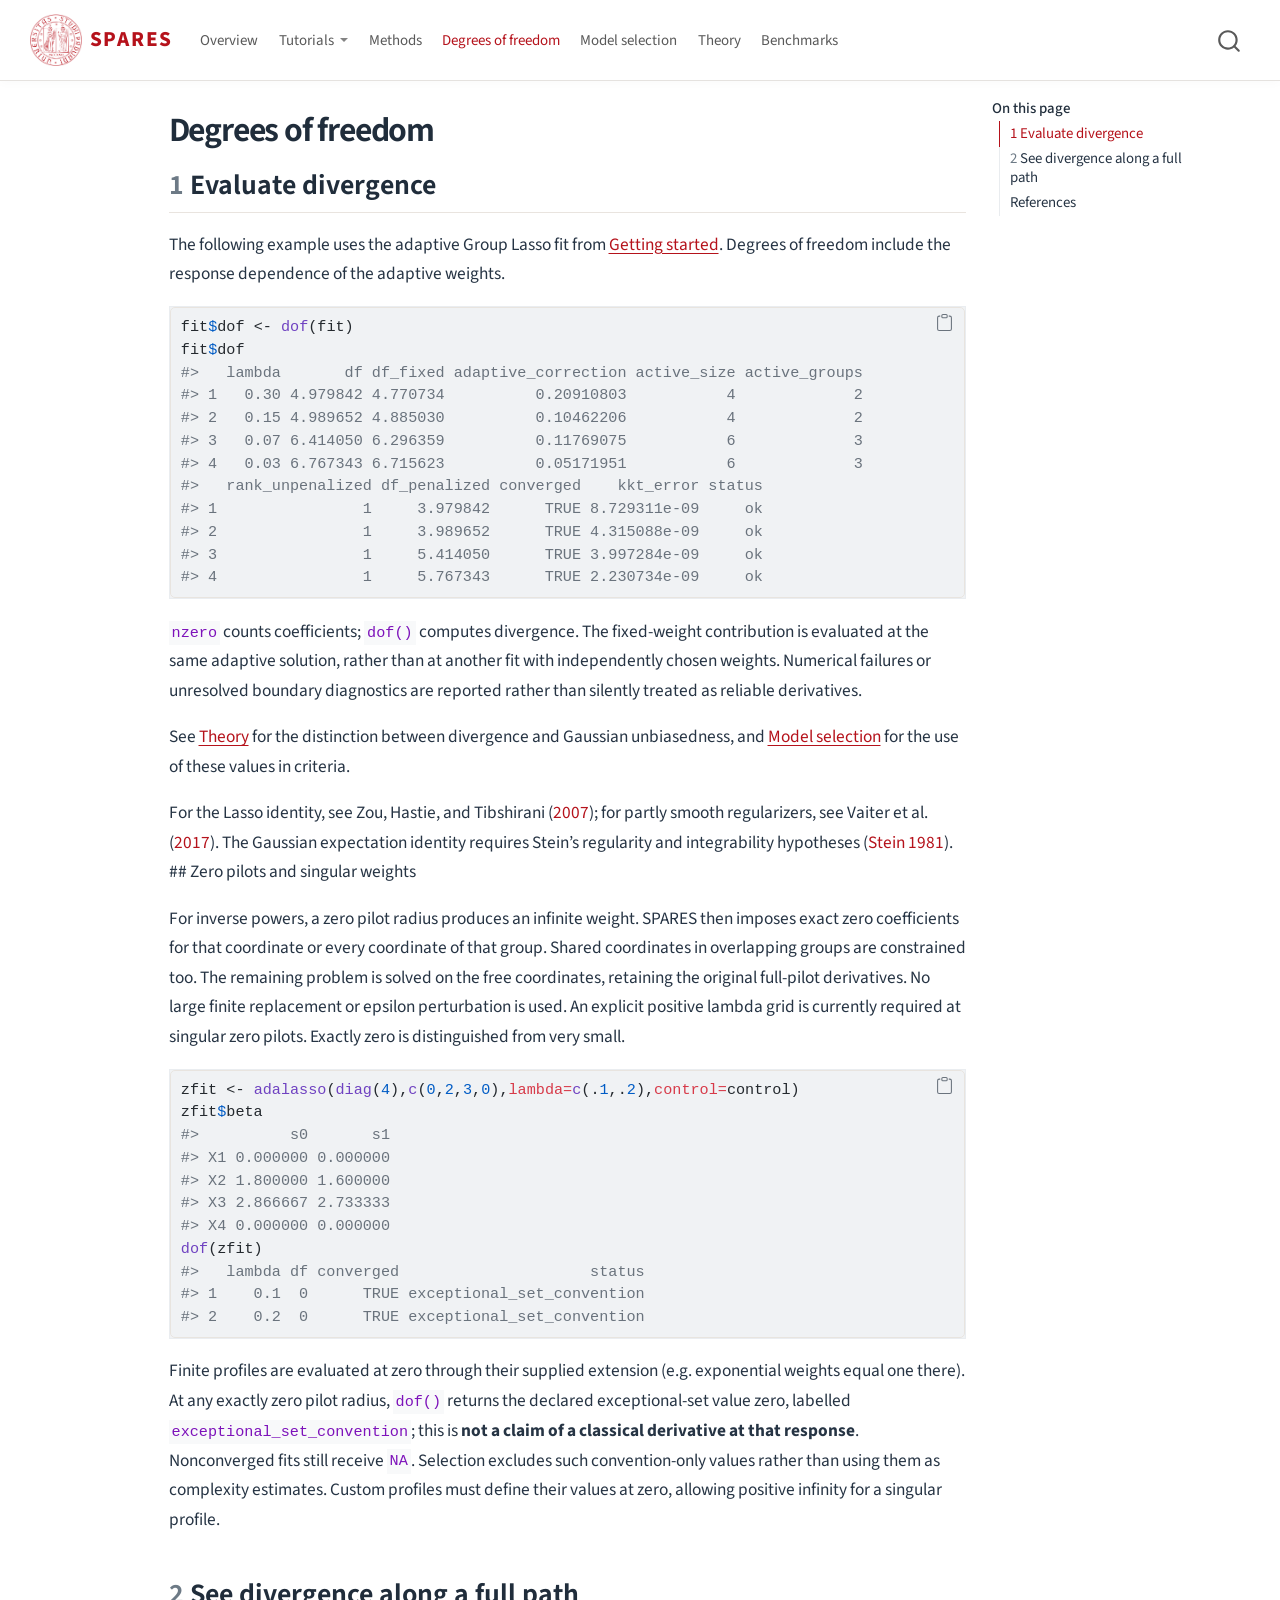
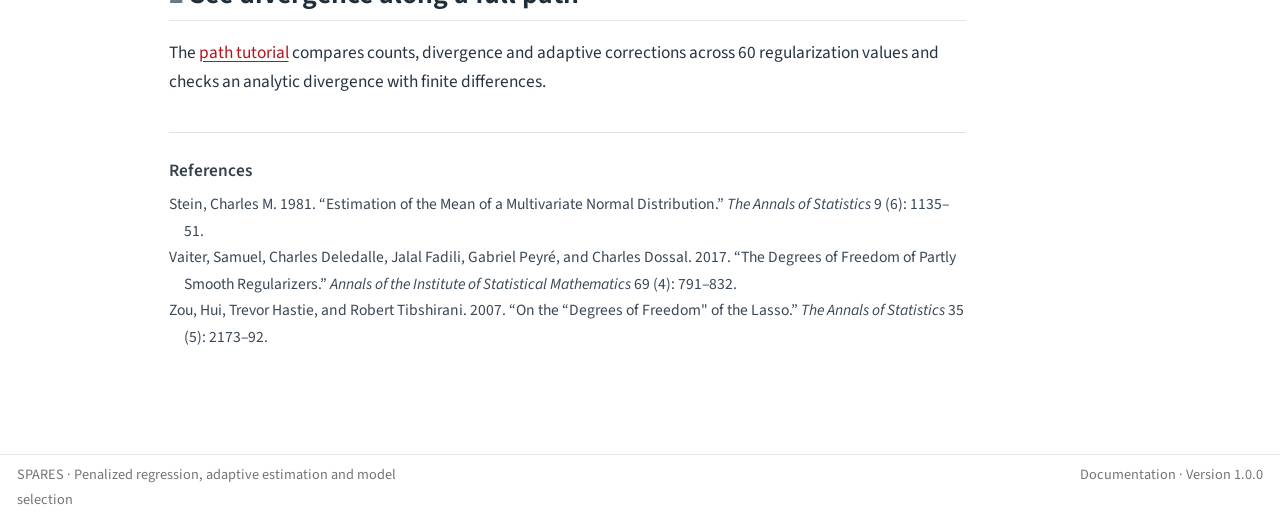
<file: docs/degrees-of-freedom.html>
<!DOCTYPE html>
<html xmlns="http://www.w3.org/1999/xhtml" lang="en" xml:lang="en"><head>

<meta charset="utf-8">
<meta name="generator" content="quarto-1.7.32">

<meta name="viewport" content="width=device-width, initial-scale=1.0, user-scalable=yes">


<title>Degrees of freedom – SPARES</title>
<style>
code{white-space: pre-wrap;}
span.smallcaps{font-variant: small-caps;}
div.columns{display: flex; gap: min(4vw, 1.5em);}
div.column{flex: auto; overflow-x: auto;}
div.hanging-indent{margin-left: 1.5em; text-indent: -1.5em;}
ul.task-list{list-style: none;}
ul.task-list li input[type="checkbox"] {
  width: 0.8em;
  margin: 0 0.8em 0.2em -1em; /* quarto-specific, see https://github.com/quarto-dev/quarto-cli/issues/4556 */ 
  vertical-align: middle;
}
/* CSS for syntax highlighting */
html { -webkit-text-size-adjust: 100%; }
pre > code.sourceCode { white-space: pre; position: relative; }
pre > code.sourceCode > span { display: inline-block; line-height: 1.25; }
pre > code.sourceCode > span:empty { height: 1.2em; }
.sourceCode { overflow: visible; }
code.sourceCode > span { color: inherit; text-decoration: inherit; }
div.sourceCode { margin: 1em 0; }
pre.sourceCode { margin: 0; }
@media screen {
div.sourceCode { overflow: auto; }
}
@media print {
pre > code.sourceCode { white-space: pre-wrap; }
pre > code.sourceCode > span { text-indent: -5em; padding-left: 5em; }
}
pre.numberSource code
  { counter-reset: source-line 0; }
pre.numberSource code > span
  { position: relative; left: -4em; counter-increment: source-line; }
pre.numberSource code > span > a:first-child::before
  { content: counter(source-line);
    position: relative; left: -1em; text-align: right; vertical-align: baseline;
    border: none; display: inline-block;
    -webkit-touch-callout: none; -webkit-user-select: none;
    -khtml-user-select: none; -moz-user-select: none;
    -ms-user-select: none; user-select: none;
    padding: 0 4px; width: 4em;
  }
pre.numberSource { margin-left: 3em;  padding-left: 4px; }
div.sourceCode
  {   }
@media screen {
pre > code.sourceCode > span > a:first-child::before { text-decoration: underline; }
}
/* CSS for citations */
div.csl-bib-body { }
div.csl-entry {
  clear: both;
  margin-bottom: 0em;
}
.hanging-indent div.csl-entry {
  margin-left:2em;
  text-indent:-2em;
}
div.csl-left-margin {
  min-width:2em;
  float:left;
}
div.csl-right-inline {
  margin-left:2em;
  padding-left:1em;
}
div.csl-indent {
  margin-left: 2em;
}</style>


<script src="site_libs/quarto-nav/quarto-nav.js"></script>
<script src="site_libs/quarto-nav/headroom.min.js"></script>
<script src="site_libs/clipboard/clipboard.min.js"></script>
<script src="site_libs/quarto-search/autocomplete.umd.js"></script>
<script src="site_libs/quarto-search/fuse.min.js"></script>
<script src="site_libs/quarto-search/quarto-search.js"></script>
<meta name="quarto:offset" content="./">
<script src="site_libs/quarto-html/quarto.js" type="module"></script>
<script src="site_libs/quarto-html/tabsets/tabsets.js" type="module"></script>
<script src="site_libs/quarto-html/popper.min.js"></script>
<script src="site_libs/quarto-html/tippy.umd.min.js"></script>
<script src="site_libs/quarto-html/anchor.min.js"></script>
<link href="site_libs/quarto-html/tippy.css" rel="stylesheet">
<link href="site_libs/quarto-html/quarto-syntax-highlighting-234273d1456647dabc34a594ac50e507.css" rel="stylesheet" id="quarto-text-highlighting-styles">
<script src="site_libs/bootstrap/bootstrap.min.js"></script>
<link href="site_libs/bootstrap/bootstrap-icons.css" rel="stylesheet">
<link href="site_libs/bootstrap/bootstrap-3aba38651184ee82a9c65464af710223.min.css" rel="stylesheet" append-hash="true" id="quarto-bootstrap" data-mode="light">
<script id="quarto-search-options" type="application/json">{
  "location": "navbar",
  "copy-button": false,
  "collapse-after": 3,
  "panel-placement": "end",
  "type": "overlay",
  "limit": 50,
  "keyboard-shortcut": [
    "f",
    "/",
    "s"
  ],
  "show-item-context": false,
  "language": {
    "search-no-results-text": "No results",
    "search-matching-documents-text": "matching documents",
    "search-copy-link-title": "Copy link to search",
    "search-hide-matches-text": "Hide additional matches",
    "search-more-match-text": "more match in this document",
    "search-more-matches-text": "more matches in this document",
    "search-clear-button-title": "Clear",
    "search-text-placeholder": "",
    "search-detached-cancel-button-title": "Cancel",
    "search-submit-button-title": "Submit",
    "search-label": "Search"
  }
}</script>


<link rel="stylesheet" href="assets/styles.css">
</head>

<body class="nav-fixed quarto-light">

<div id="quarto-search-results"></div>
  <header id="quarto-header" class="headroom fixed-top">
    <nav class="navbar navbar-expand-lg " data-bs-theme="dark">
      <div class="navbar-container container-fluid">
      <div class="navbar-brand-container mx-auto">
    <a href="./index.html" class="navbar-brand navbar-brand-logo">
    <img src="./assets/unipd-seal.png" alt="University of Padua seal" class="navbar-logo">
    </a>
    <a class="navbar-brand" href="./index.html">
    <span class="navbar-title">SPARES</span>
    </a>
  </div>
            <div id="quarto-search" class="" title="Search"></div>
          <button class="navbar-toggler" type="button" data-bs-toggle="collapse" data-bs-target="#navbarCollapse" aria-controls="navbarCollapse" role="menu" aria-expanded="false" aria-label="Toggle navigation" onclick="if (window.quartoToggleHeadroom) { window.quartoToggleHeadroom(); }">
  <span class="navbar-toggler-icon"></span>
</button>
          <div class="collapse navbar-collapse" id="navbarCollapse">
            <ul class="navbar-nav navbar-nav-scroll me-auto">
  <li class="nav-item">
    <a class="nav-link" href="./index.html"> 
<span class="menu-text">Overview</span></a>
  </li>  
  <li class="nav-item dropdown ">
    <a class="nav-link dropdown-toggle" href="#" id="nav-menu-tutorials" role="link" data-bs-toggle="dropdown" aria-expanded="false">
 <span class="menu-text">Tutorials</span>
    </a>
    <ul class="dropdown-menu" aria-labelledby="nav-menu-tutorials">    
        <li>
    <a class="dropdown-item" href="./getting-started.html">
 <span class="dropdown-text">Getting started</span></a>
  </li>  
        <li>
    <a class="dropdown-item" href="./paths.html">
 <span class="dropdown-text">Estimates and DoF along the path</span></a>
  </li>  
    </ul>
  </li>
  <li class="nav-item">
    <a class="nav-link" href="./methods.html"> 
<span class="menu-text">Methods</span></a>
  </li>  
  <li class="nav-item">
    <a class="nav-link active" href="./degrees-of-freedom.html" aria-current="page"> 
<span class="menu-text">Degrees of freedom</span></a>
  </li>  
  <li class="nav-item">
    <a class="nav-link" href="./selection.html"> 
<span class="menu-text">Model selection</span></a>
  </li>  
  <li class="nav-item">
    <a class="nav-link" href="./theory.html"> 
<span class="menu-text">Theory</span></a>
  </li>  
  <li class="nav-item">
    <a class="nav-link" href="./benchmarks.html"> 
<span class="menu-text">Benchmarks</span></a>
  </li>  
</ul>
          </div> <!-- /navcollapse -->
            <div class="quarto-navbar-tools">
</div>
      </div> <!-- /container-fluid -->
    </nav>
</header>
<!-- content -->
<div id="quarto-content" class="quarto-container page-columns page-rows-contents page-layout-article page-navbar">
<!-- sidebar -->
<!-- margin-sidebar -->
    <div id="quarto-margin-sidebar" class="sidebar margin-sidebar">
        <nav id="TOC" role="doc-toc" class="toc-active">
    <h2 id="toc-title">On this page</h2>
   
  <ul>
  <li><a href="#evaluate-divergence" id="toc-evaluate-divergence" class="nav-link active" data-scroll-target="#evaluate-divergence"><span class="header-section-number">1</span> Evaluate divergence</a></li>
  <li><a href="#see-divergence-along-a-full-path" id="toc-see-divergence-along-a-full-path" class="nav-link" data-scroll-target="#see-divergence-along-a-full-path"><span class="header-section-number">2</span> See divergence along a full path</a></li>
  <li><a href="#references" id="toc-references" class="nav-link" data-scroll-target="#references">References</a></li>
  </ul>
</nav>
    </div>
<!-- main -->
<main class="content" id="quarto-document-content">

<header id="title-block-header" class="quarto-title-block default">
<div class="quarto-title">
<h1 class="title">Degrees of freedom</h1>
</div>



<div class="quarto-title-meta">

    
  
    
  </div>
  


</header>


<!-- Generato da spares/vignettes/spares-workflow.Rmd e website/fragments/; aggiornare con source("build.R"). -->
<section id="evaluate-divergence" class="level2" data-number="1">
<h2 data-number="1" class="anchored" data-anchor-id="evaluate-divergence"><span class="header-section-number">1</span> Evaluate divergence</h2>
<p>The following example uses the adaptive Group Lasso fit from <a href="./getting-started.html">Getting started</a>. Degrees of freedom include the response dependence of the adaptive weights.</p>
<div class="cell">
<div class="sourceCode cell-code" id="cb1"><pre class="sourceCode r code-with-copy"><code class="sourceCode r"><span id="cb1-1"><a href="#cb1-1" aria-hidden="true" tabindex="-1"></a>fit<span class="sc">$</span>dof <span class="ot">&lt;-</span> <span class="fu">dof</span>(fit)</span>
<span id="cb1-2"><a href="#cb1-2" aria-hidden="true" tabindex="-1"></a>fit<span class="sc">$</span>dof</span>
<span id="cb1-3"><a href="#cb1-3" aria-hidden="true" tabindex="-1"></a><span class="co">#&gt;   lambda       df df_fixed adaptive_correction active_size active_groups</span></span>
<span id="cb1-4"><a href="#cb1-4" aria-hidden="true" tabindex="-1"></a><span class="co">#&gt; 1   0.30 4.979842 4.770734          0.20910803           4             2</span></span>
<span id="cb1-5"><a href="#cb1-5" aria-hidden="true" tabindex="-1"></a><span class="co">#&gt; 2   0.15 4.989652 4.885030          0.10462206           4             2</span></span>
<span id="cb1-6"><a href="#cb1-6" aria-hidden="true" tabindex="-1"></a><span class="co">#&gt; 3   0.07 6.414050 6.296359          0.11769075           6             3</span></span>
<span id="cb1-7"><a href="#cb1-7" aria-hidden="true" tabindex="-1"></a><span class="co">#&gt; 4   0.03 6.767343 6.715623          0.05171951           6             3</span></span>
<span id="cb1-8"><a href="#cb1-8" aria-hidden="true" tabindex="-1"></a><span class="co">#&gt;   rank_unpenalized df_penalized converged    kkt_error status</span></span>
<span id="cb1-9"><a href="#cb1-9" aria-hidden="true" tabindex="-1"></a><span class="co">#&gt; 1                1     3.979842      TRUE 8.729311e-09     ok</span></span>
<span id="cb1-10"><a href="#cb1-10" aria-hidden="true" tabindex="-1"></a><span class="co">#&gt; 2                1     3.989652      TRUE 4.315088e-09     ok</span></span>
<span id="cb1-11"><a href="#cb1-11" aria-hidden="true" tabindex="-1"></a><span class="co">#&gt; 3                1     5.414050      TRUE 3.997284e-09     ok</span></span>
<span id="cb1-12"><a href="#cb1-12" aria-hidden="true" tabindex="-1"></a><span class="co">#&gt; 4                1     5.767343      TRUE 2.230734e-09     ok</span></span></code><button title="Copy to Clipboard" class="code-copy-button"><i class="bi"></i></button></pre></div>
</div>
<p><code>nzero</code> counts coefficients; <code>dof()</code> computes divergence. The fixed-weight contribution is evaluated at the same adaptive solution, rather than at another fit with independently chosen weights. Numerical failures or unresolved boundary diagnostics are reported rather than silently treated as reliable derivatives.</p>
<p>See <a href="./theory.html">Theory</a> for the distinction between divergence and Gaussian unbiasedness, and <a href="./selection.html">Model selection</a> for the use of these values in criteria.</p>
<p>For the Lasso identity, see <span class="citation" data-cites="zou2007">Zou, Hastie, and Tibshirani (<a href="#ref-zou2007" role="doc-biblioref">2007</a>)</span>; for partly smooth regularizers, see <span class="citation" data-cites="vaiter_etal.2017">Vaiter et al. (<a href="#ref-vaiter_etal.2017" role="doc-biblioref">2017</a>)</span>. The Gaussian expectation identity requires Stein’s regularity and integrability hypotheses <span class="citation" data-cites="stein1981sure">(<a href="#ref-stein1981sure" role="doc-biblioref">Stein 1981</a>)</span>. ## Zero pilots and singular weights</p>
<p>For inverse powers, a zero pilot radius produces an infinite weight. SPARES then imposes exact zero coefficients for that coordinate or every coordinate of that group. Shared coordinates in overlapping groups are constrained too. The remaining problem is solved on the free coordinates, retaining the original full-pilot derivatives. No large finite replacement or epsilon perturbation is used. An explicit positive lambda grid is currently required at singular zero pilots. Exactly zero is distinguished from very small.</p>
<div class="cell">
<div class="sourceCode cell-code" id="cb2"><pre class="sourceCode r code-with-copy"><code class="sourceCode r"><span id="cb2-1"><a href="#cb2-1" aria-hidden="true" tabindex="-1"></a>zfit <span class="ot">&lt;-</span> <span class="fu">adalasso</span>(<span class="fu">diag</span>(<span class="dv">4</span>),<span class="fu">c</span>(<span class="dv">0</span>,<span class="dv">2</span>,<span class="dv">3</span>,<span class="dv">0</span>),<span class="at">lambda=</span><span class="fu">c</span>(.<span class="dv">1</span>,.<span class="dv">2</span>),<span class="at">control=</span>control)</span>
<span id="cb2-2"><a href="#cb2-2" aria-hidden="true" tabindex="-1"></a>zfit<span class="sc">$</span>beta</span>
<span id="cb2-3"><a href="#cb2-3" aria-hidden="true" tabindex="-1"></a><span class="co">#&gt;          s0       s1</span></span>
<span id="cb2-4"><a href="#cb2-4" aria-hidden="true" tabindex="-1"></a><span class="co">#&gt; X1 0.000000 0.000000</span></span>
<span id="cb2-5"><a href="#cb2-5" aria-hidden="true" tabindex="-1"></a><span class="co">#&gt; X2 1.800000 1.600000</span></span>
<span id="cb2-6"><a href="#cb2-6" aria-hidden="true" tabindex="-1"></a><span class="co">#&gt; X3 2.866667 2.733333</span></span>
<span id="cb2-7"><a href="#cb2-7" aria-hidden="true" tabindex="-1"></a><span class="co">#&gt; X4 0.000000 0.000000</span></span>
<span id="cb2-8"><a href="#cb2-8" aria-hidden="true" tabindex="-1"></a><span class="fu">dof</span>(zfit)</span>
<span id="cb2-9"><a href="#cb2-9" aria-hidden="true" tabindex="-1"></a><span class="co">#&gt;   lambda df converged                     status</span></span>
<span id="cb2-10"><a href="#cb2-10" aria-hidden="true" tabindex="-1"></a><span class="co">#&gt; 1    0.1  0      TRUE exceptional_set_convention</span></span>
<span id="cb2-11"><a href="#cb2-11" aria-hidden="true" tabindex="-1"></a><span class="co">#&gt; 2    0.2  0      TRUE exceptional_set_convention</span></span></code><button title="Copy to Clipboard" class="code-copy-button"><i class="bi"></i></button></pre></div>
</div>
<p>Finite profiles are evaluated at zero through their supplied extension (e.g.&nbsp;exponential weights equal one there). At any exactly zero pilot radius, <code>dof()</code> returns the declared exceptional-set value zero, labelled <code>exceptional_set_convention</code>; this is <strong>not a claim of a classical derivative at that response</strong>. Nonconverged fits still receive <code>NA</code>. Selection excludes such convention-only values rather than using them as complexity estimates. Custom profiles must define their values at zero, allowing positive infinity for a singular profile.</p>
</section>
<section id="see-divergence-along-a-full-path" class="level2" data-number="2">
<h2 data-number="2" class="anchored" data-anchor-id="see-divergence-along-a-full-path"><span class="header-section-number">2</span> See divergence along a full path</h2>
<p>The <a href="./paths.html">path tutorial</a> compares counts, divergence and adaptive corrections across 60 regularization values and checks an analytic divergence with finite differences.</p>
</section>
<section id="references" class="level2 unnumbered">




</section>

<div id="quarto-appendix" class="default"><section class="quarto-appendix-contents" role="doc-bibliography" id="quarto-bibliography"><h2 class="anchored quarto-appendix-heading">References</h2><div id="refs" class="references csl-bib-body hanging-indent" data-entry-spacing="0" role="list">
<div id="ref-stein1981sure" class="csl-entry" role="listitem">
Stein, Charles M. 1981. <span>“<span class="nocase">Estimation of the Mean of a Multivariate Normal Distribution</span>.”</span> <em>The Annals of Statistics</em> 9 (6): 1135–51.
</div>
<div id="ref-vaiter_etal.2017" class="csl-entry" role="listitem">
Vaiter, Samuel, Charles Deledalle, Jalal Fadili, Gabriel Peyré, and Charles Dossal. 2017. <span>“The Degrees of Freedom of Partly Smooth Regularizers.”</span> <em>Annals of the Institute of Statistical Mathematics</em> 69 (4): 791–832.
</div>
<div id="ref-zou2007" class="csl-entry" role="listitem">
Zou, Hui, Trevor Hastie, and Robert Tibshirani. 2007. <span>“On the “Degrees of Freedom" of the Lasso.”</span> <em>The Annals of Statistics</em> 35 (5): 2173–92.
</div>
</div></section></div></main> <!-- /main -->
<script id="quarto-html-after-body" type="application/javascript">
  window.document.addEventListener("DOMContentLoaded", function (event) {
    const icon = "";
    const anchorJS = new window.AnchorJS();
    anchorJS.options = {
      placement: 'right',
      icon: icon
    };
    anchorJS.add('.anchored');
    const isCodeAnnotation = (el) => {
      for (const clz of el.classList) {
        if (clz.startsWith('code-annotation-')) {                     
          return true;
        }
      }
      return false;
    }
    const onCopySuccess = function(e) {
      // button target
      const button = e.trigger;
      // don't keep focus
      button.blur();
      // flash "checked"
      button.classList.add('code-copy-button-checked');
      var currentTitle = button.getAttribute("title");
      button.setAttribute("title", "Copied!");
      let tooltip;
      if (window.bootstrap) {
        button.setAttribute("data-bs-toggle", "tooltip");
        button.setAttribute("data-bs-placement", "left");
        button.setAttribute("data-bs-title", "Copied!");
        tooltip = new bootstrap.Tooltip(button, 
          { trigger: "manual", 
            customClass: "code-copy-button-tooltip",
            offset: [0, -8]});
        tooltip.show();    
      }
      setTimeout(function() {
        if (tooltip) {
          tooltip.hide();
          button.removeAttribute("data-bs-title");
          button.removeAttribute("data-bs-toggle");
          button.removeAttribute("data-bs-placement");
        }
        button.setAttribute("title", currentTitle);
        button.classList.remove('code-copy-button-checked');
      }, 1000);
      // clear code selection
      e.clearSelection();
    }
    const getTextToCopy = function(trigger) {
        const codeEl = trigger.previousElementSibling.cloneNode(true);
        for (const childEl of codeEl.children) {
          if (isCodeAnnotation(childEl)) {
            childEl.remove();
          }
        }
        return codeEl.innerText;
    }
    const clipboard = new window.ClipboardJS('.code-copy-button:not([data-in-quarto-modal])', {
      text: getTextToCopy
    });
    clipboard.on('success', onCopySuccess);
    if (window.document.getElementById('quarto-embedded-source-code-modal')) {
      const clipboardModal = new window.ClipboardJS('.code-copy-button[data-in-quarto-modal]', {
        text: getTextToCopy,
        container: window.document.getElementById('quarto-embedded-source-code-modal')
      });
      clipboardModal.on('success', onCopySuccess);
    }
      var localhostRegex = new RegExp(/^(?:http|https):\/\/localhost\:?[0-9]*\//);
      var mailtoRegex = new RegExp(/^mailto:/);
        var filterRegex = new RegExp('/' + window.location.host + '/');
      var isInternal = (href) => {
          return filterRegex.test(href) || localhostRegex.test(href) || mailtoRegex.test(href);
      }
      // Inspect non-navigation links and adorn them if external
     var links = window.document.querySelectorAll('a[href]:not(.nav-link):not(.navbar-brand):not(.toc-action):not(.sidebar-link):not(.sidebar-item-toggle):not(.pagination-link):not(.no-external):not([aria-hidden]):not(.dropdown-item):not(.quarto-navigation-tool):not(.about-link)');
      for (var i=0; i<links.length; i++) {
        const link = links[i];
        if (!isInternal(link.href)) {
          // undo the damage that might have been done by quarto-nav.js in the case of
          // links that we want to consider external
          if (link.dataset.originalHref !== undefined) {
            link.href = link.dataset.originalHref;
          }
        }
      }
    function tippyHover(el, contentFn, onTriggerFn, onUntriggerFn) {
      const config = {
        allowHTML: true,
        maxWidth: 500,
        delay: 100,
        arrow: false,
        appendTo: function(el) {
            return el.parentElement;
        },
        interactive: true,
        interactiveBorder: 10,
        theme: 'quarto',
        placement: 'bottom-start',
      };
      if (contentFn) {
        config.content = contentFn;
      }
      if (onTriggerFn) {
        config.onTrigger = onTriggerFn;
      }
      if (onUntriggerFn) {
        config.onUntrigger = onUntriggerFn;
      }
      window.tippy(el, config); 
    }
    const noterefs = window.document.querySelectorAll('a[role="doc-noteref"]');
    for (var i=0; i<noterefs.length; i++) {
      const ref = noterefs[i];
      tippyHover(ref, function() {
        // use id or data attribute instead here
        let href = ref.getAttribute('data-footnote-href') || ref.getAttribute('href');
        try { href = new URL(href).hash; } catch {}
        const id = href.replace(/^#\/?/, "");
        const note = window.document.getElementById(id);
        if (note) {
          return note.innerHTML;
        } else {
          return "";
        }
      });
    }
    const xrefs = window.document.querySelectorAll('a.quarto-xref');
    const processXRef = (id, note) => {
      // Strip column container classes
      const stripColumnClz = (el) => {
        el.classList.remove("page-full", "page-columns");
        if (el.children) {
          for (const child of el.children) {
            stripColumnClz(child);
          }
        }
      }
      stripColumnClz(note)
      if (id === null || id.startsWith('sec-')) {
        // Special case sections, only their first couple elements
        const container = document.createElement("div");
        if (note.children && note.children.length > 2) {
          container.appendChild(note.children[0].cloneNode(true));
          for (let i = 1; i < note.children.length; i++) {
            const child = note.children[i];
            if (child.tagName === "P" && child.innerText === "") {
              continue;
            } else {
              container.appendChild(child.cloneNode(true));
              break;
            }
          }
          if (window.Quarto?.typesetMath) {
            window.Quarto.typesetMath(container);
          }
          return container.innerHTML
        } else {
          if (window.Quarto?.typesetMath) {
            window.Quarto.typesetMath(note);
          }
          return note.innerHTML;
        }
      } else {
        // Remove any anchor links if they are present
        const anchorLink = note.querySelector('a.anchorjs-link');
        if (anchorLink) {
          anchorLink.remove();
        }
        if (window.Quarto?.typesetMath) {
          window.Quarto.typesetMath(note);
        }
        if (note.classList.contains("callout")) {
          return note.outerHTML;
        } else {
          return note.innerHTML;
        }
      }
    }
    for (var i=0; i<xrefs.length; i++) {
      const xref = xrefs[i];
      tippyHover(xref, undefined, function(instance) {
        instance.disable();
        let url = xref.getAttribute('href');
        let hash = undefined; 
        if (url.startsWith('#')) {
          hash = url;
        } else {
          try { hash = new URL(url).hash; } catch {}
        }
        if (hash) {
          const id = hash.replace(/^#\/?/, "");
          const note = window.document.getElementById(id);
          if (note !== null) {
            try {
              const html = processXRef(id, note.cloneNode(true));
              instance.setContent(html);
            } finally {
              instance.enable();
              instance.show();
            }
          } else {
            // See if we can fetch this
            fetch(url.split('#')[0])
            .then(res => res.text())
            .then(html => {
              const parser = new DOMParser();
              const htmlDoc = parser.parseFromString(html, "text/html");
              const note = htmlDoc.getElementById(id);
              if (note !== null) {
                const html = processXRef(id, note);
                instance.setContent(html);
              } 
            }).finally(() => {
              instance.enable();
              instance.show();
            });
          }
        } else {
          // See if we can fetch a full url (with no hash to target)
          // This is a special case and we should probably do some content thinning / targeting
          fetch(url)
          .then(res => res.text())
          .then(html => {
            const parser = new DOMParser();
            const htmlDoc = parser.parseFromString(html, "text/html");
            const note = htmlDoc.querySelector('main.content');
            if (note !== null) {
              // This should only happen for chapter cross references
              // (since there is no id in the URL)
              // remove the first header
              if (note.children.length > 0 && note.children[0].tagName === "HEADER") {
                note.children[0].remove();
              }
              const html = processXRef(null, note);
              instance.setContent(html);
            } 
          }).finally(() => {
            instance.enable();
            instance.show();
          });
        }
      }, function(instance) {
      });
    }
        let selectedAnnoteEl;
        const selectorForAnnotation = ( cell, annotation) => {
          let cellAttr = 'data-code-cell="' + cell + '"';
          let lineAttr = 'data-code-annotation="' +  annotation + '"';
          const selector = 'span[' + cellAttr + '][' + lineAttr + ']';
          return selector;
        }
        const selectCodeLines = (annoteEl) => {
          const doc = window.document;
          const targetCell = annoteEl.getAttribute("data-target-cell");
          const targetAnnotation = annoteEl.getAttribute("data-target-annotation");
          const annoteSpan = window.document.querySelector(selectorForAnnotation(targetCell, targetAnnotation));
          const lines = annoteSpan.getAttribute("data-code-lines").split(",");
          const lineIds = lines.map((line) => {
            return targetCell + "-" + line;
          })
          let top = null;
          let height = null;
          let parent = null;
          if (lineIds.length > 0) {
              //compute the position of the single el (top and bottom and make a div)
              const el = window.document.getElementById(lineIds[0]);
              top = el.offsetTop;
              height = el.offsetHeight;
              parent = el.parentElement.parentElement;
            if (lineIds.length > 1) {
              const lastEl = window.document.getElementById(lineIds[lineIds.length - 1]);
              const bottom = lastEl.offsetTop + lastEl.offsetHeight;
              height = bottom - top;
            }
            if (top !== null && height !== null && parent !== null) {
              // cook up a div (if necessary) and position it 
              let div = window.document.getElementById("code-annotation-line-highlight");
              if (div === null) {
                div = window.document.createElement("div");
                div.setAttribute("id", "code-annotation-line-highlight");
                div.style.position = 'absolute';
                parent.appendChild(div);
              }
              div.style.top = top - 2 + "px";
              div.style.height = height + 4 + "px";
              div.style.left = 0;
              let gutterDiv = window.document.getElementById("code-annotation-line-highlight-gutter");
              if (gutterDiv === null) {
                gutterDiv = window.document.createElement("div");
                gutterDiv.setAttribute("id", "code-annotation-line-highlight-gutter");
                gutterDiv.style.position = 'absolute';
                const codeCell = window.document.getElementById(targetCell);
                const gutter = codeCell.querySelector('.code-annotation-gutter');
                gutter.appendChild(gutterDiv);
              }
              gutterDiv.style.top = top - 2 + "px";
              gutterDiv.style.height = height + 4 + "px";
            }
            selectedAnnoteEl = annoteEl;
          }
        };
        const unselectCodeLines = () => {
          const elementsIds = ["code-annotation-line-highlight", "code-annotation-line-highlight-gutter"];
          elementsIds.forEach((elId) => {
            const div = window.document.getElementById(elId);
            if (div) {
              div.remove();
            }
          });
          selectedAnnoteEl = undefined;
        };
          // Handle positioning of the toggle
      window.addEventListener(
        "resize",
        throttle(() => {
          elRect = undefined;
          if (selectedAnnoteEl) {
            selectCodeLines(selectedAnnoteEl);
          }
        }, 10)
      );
      function throttle(fn, ms) {
      let throttle = false;
      let timer;
        return (...args) => {
          if(!throttle) { // first call gets through
              fn.apply(this, args);
              throttle = true;
          } else { // all the others get throttled
              if(timer) clearTimeout(timer); // cancel #2
              timer = setTimeout(() => {
                fn.apply(this, args);
                timer = throttle = false;
              }, ms);
          }
        };
      }
        // Attach click handler to the DT
        const annoteDls = window.document.querySelectorAll('dt[data-target-cell]');
        for (const annoteDlNode of annoteDls) {
          annoteDlNode.addEventListener('click', (event) => {
            const clickedEl = event.target;
            if (clickedEl !== selectedAnnoteEl) {
              unselectCodeLines();
              const activeEl = window.document.querySelector('dt[data-target-cell].code-annotation-active');
              if (activeEl) {
                activeEl.classList.remove('code-annotation-active');
              }
              selectCodeLines(clickedEl);
              clickedEl.classList.add('code-annotation-active');
            } else {
              // Unselect the line
              unselectCodeLines();
              clickedEl.classList.remove('code-annotation-active');
            }
          });
        }
    const findCites = (el) => {
      const parentEl = el.parentElement;
      if (parentEl) {
        const cites = parentEl.dataset.cites;
        if (cites) {
          return {
            el,
            cites: cites.split(' ')
          };
        } else {
          return findCites(el.parentElement)
        }
      } else {
        return undefined;
      }
    };
    var bibliorefs = window.document.querySelectorAll('a[role="doc-biblioref"]');
    for (var i=0; i<bibliorefs.length; i++) {
      const ref = bibliorefs[i];
      const citeInfo = findCites(ref);
      if (citeInfo) {
        tippyHover(citeInfo.el, function() {
          var popup = window.document.createElement('div');
          citeInfo.cites.forEach(function(cite) {
            var citeDiv = window.document.createElement('div');
            citeDiv.classList.add('hanging-indent');
            citeDiv.classList.add('csl-entry');
            var biblioDiv = window.document.getElementById('ref-' + cite);
            if (biblioDiv) {
              citeDiv.innerHTML = biblioDiv.innerHTML;
            }
            popup.appendChild(citeDiv);
          });
          return popup.innerHTML;
        });
      }
    }
  });
  </script>
</div> <!-- /content -->
<footer class="footer">
  <div class="nav-footer">
    <div class="nav-footer-left">
<p>SPARES · Penalized regression, adaptive estimation and model selection</p>
</div>   
    <div class="nav-footer-center">
      &nbsp;
    </div>
    <div class="nav-footer-right">
<p>Documentation · Version 1.0.0</p>
</div>
  </div>
</footer>




</body></html>
</file>
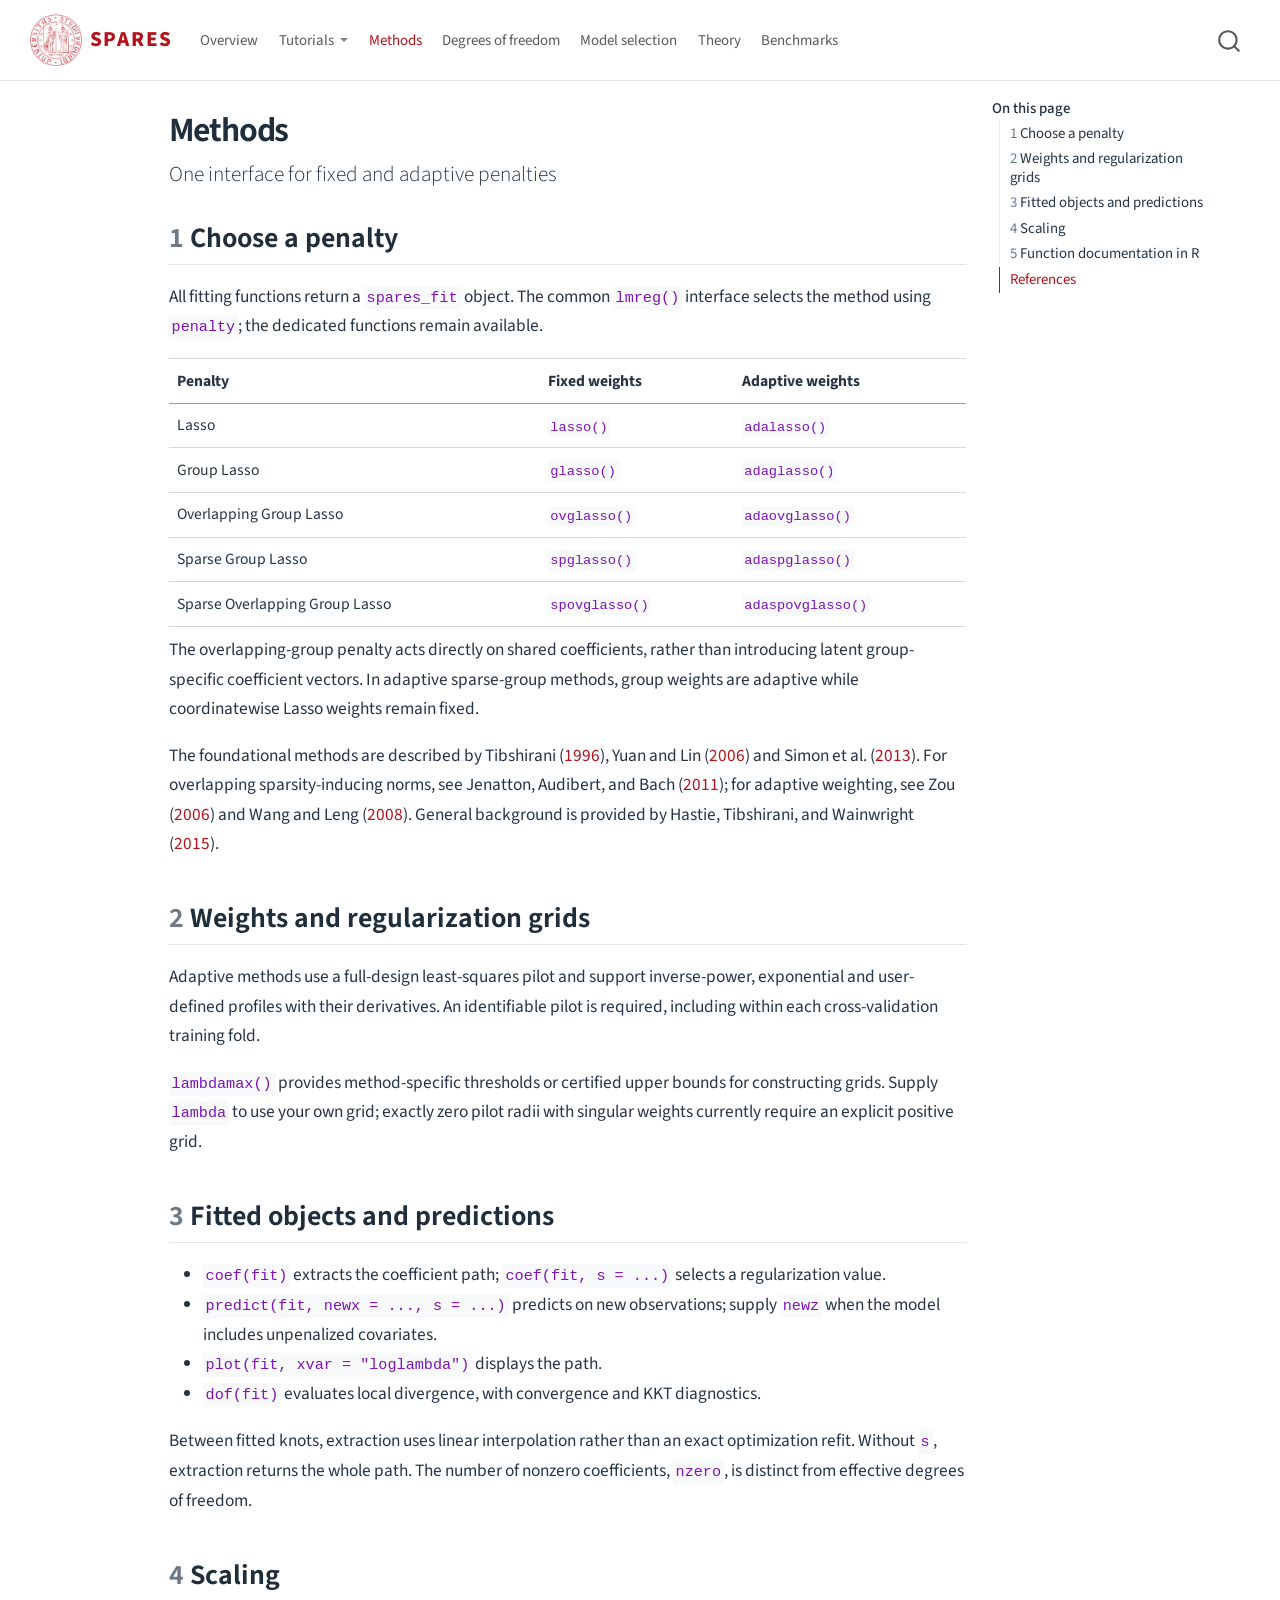
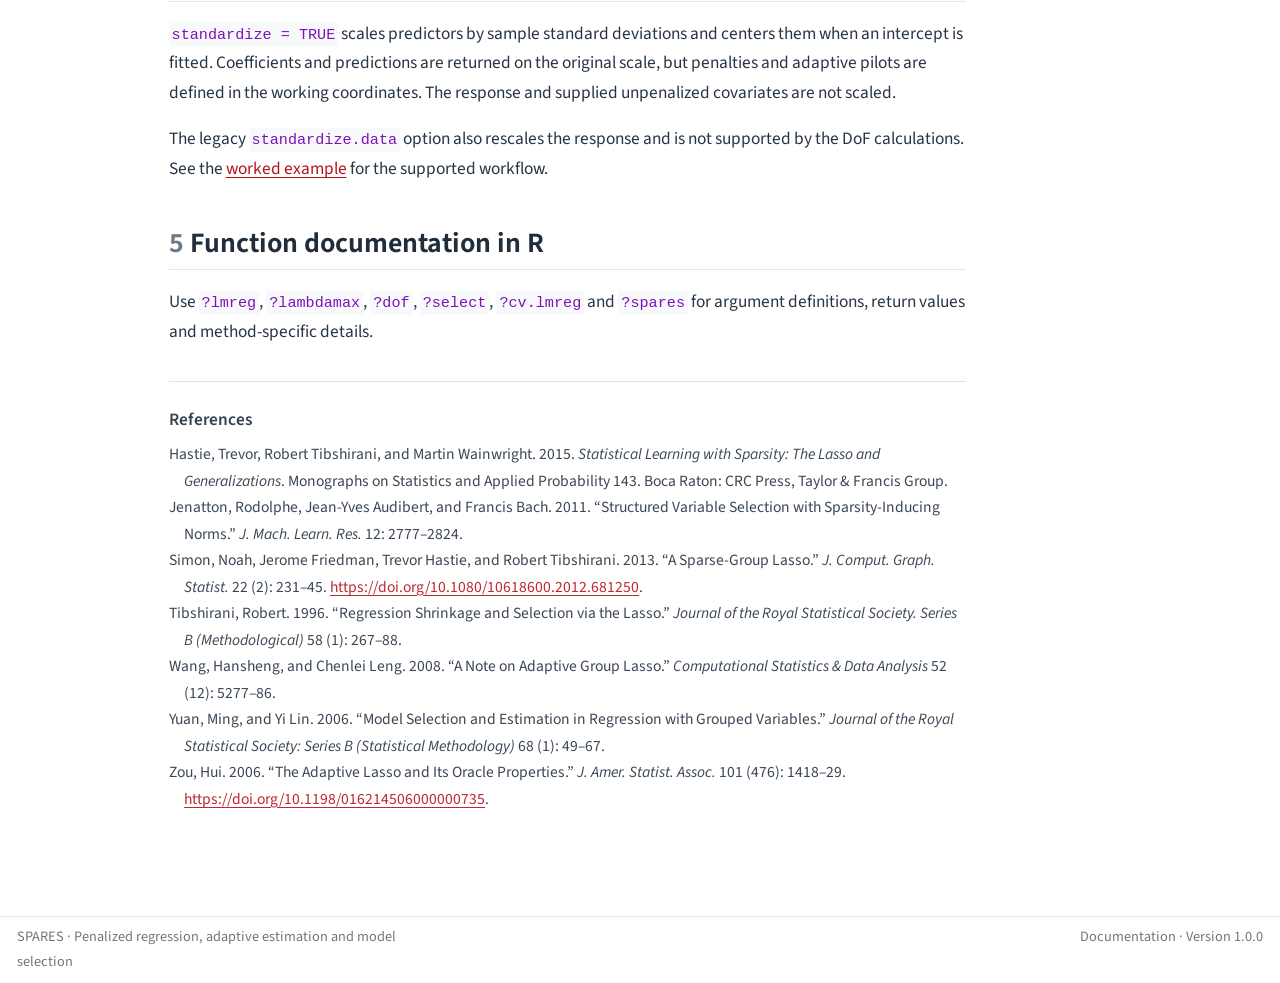
<file: docs/methods.html>
<!DOCTYPE html>
<html xmlns="http://www.w3.org/1999/xhtml" lang="en" xml:lang="en"><head>

<meta charset="utf-8">
<meta name="generator" content="quarto-1.7.32">

<meta name="viewport" content="width=device-width, initial-scale=1.0, user-scalable=yes">


<title>Methods – SPARES</title>
<style>
code{white-space: pre-wrap;}
span.smallcaps{font-variant: small-caps;}
div.columns{display: flex; gap: min(4vw, 1.5em);}
div.column{flex: auto; overflow-x: auto;}
div.hanging-indent{margin-left: 1.5em; text-indent: -1.5em;}
ul.task-list{list-style: none;}
ul.task-list li input[type="checkbox"] {
  width: 0.8em;
  margin: 0 0.8em 0.2em -1em; /* quarto-specific, see https://github.com/quarto-dev/quarto-cli/issues/4556 */ 
  vertical-align: middle;
}
/* CSS for citations */
div.csl-bib-body { }
div.csl-entry {
  clear: both;
  margin-bottom: 0em;
}
.hanging-indent div.csl-entry {
  margin-left:2em;
  text-indent:-2em;
}
div.csl-left-margin {
  min-width:2em;
  float:left;
}
div.csl-right-inline {
  margin-left:2em;
  padding-left:1em;
}
div.csl-indent {
  margin-left: 2em;
}</style>


<script src="site_libs/quarto-nav/quarto-nav.js"></script>
<script src="site_libs/quarto-nav/headroom.min.js"></script>
<script src="site_libs/clipboard/clipboard.min.js"></script>
<script src="site_libs/quarto-search/autocomplete.umd.js"></script>
<script src="site_libs/quarto-search/fuse.min.js"></script>
<script src="site_libs/quarto-search/quarto-search.js"></script>
<meta name="quarto:offset" content="./">
<script src="site_libs/quarto-html/quarto.js" type="module"></script>
<script src="site_libs/quarto-html/tabsets/tabsets.js" type="module"></script>
<script src="site_libs/quarto-html/popper.min.js"></script>
<script src="site_libs/quarto-html/tippy.umd.min.js"></script>
<script src="site_libs/quarto-html/anchor.min.js"></script>
<link href="site_libs/quarto-html/tippy.css" rel="stylesheet">
<link href="site_libs/quarto-html/quarto-syntax-highlighting-234273d1456647dabc34a594ac50e507.css" rel="stylesheet" id="quarto-text-highlighting-styles">
<script src="site_libs/bootstrap/bootstrap.min.js"></script>
<link href="site_libs/bootstrap/bootstrap-icons.css" rel="stylesheet">
<link href="site_libs/bootstrap/bootstrap-3aba38651184ee82a9c65464af710223.min.css" rel="stylesheet" append-hash="true" id="quarto-bootstrap" data-mode="light">
<script id="quarto-search-options" type="application/json">{
  "location": "navbar",
  "copy-button": false,
  "collapse-after": 3,
  "panel-placement": "end",
  "type": "overlay",
  "limit": 50,
  "keyboard-shortcut": [
    "f",
    "/",
    "s"
  ],
  "show-item-context": false,
  "language": {
    "search-no-results-text": "No results",
    "search-matching-documents-text": "matching documents",
    "search-copy-link-title": "Copy link to search",
    "search-hide-matches-text": "Hide additional matches",
    "search-more-match-text": "more match in this document",
    "search-more-matches-text": "more matches in this document",
    "search-clear-button-title": "Clear",
    "search-text-placeholder": "",
    "search-detached-cancel-button-title": "Cancel",
    "search-submit-button-title": "Submit",
    "search-label": "Search"
  }
}</script>


<link rel="stylesheet" href="assets/styles.css">
</head>

<body class="nav-fixed quarto-light">

<div id="quarto-search-results"></div>
  <header id="quarto-header" class="headroom fixed-top">
    <nav class="navbar navbar-expand-lg " data-bs-theme="dark">
      <div class="navbar-container container-fluid">
      <div class="navbar-brand-container mx-auto">
    <a href="./index.html" class="navbar-brand navbar-brand-logo">
    <img src="./assets/unipd-seal.png" alt="University of Padua seal" class="navbar-logo">
    </a>
    <a class="navbar-brand" href="./index.html">
    <span class="navbar-title">SPARES</span>
    </a>
  </div>
            <div id="quarto-search" class="" title="Search"></div>
          <button class="navbar-toggler" type="button" data-bs-toggle="collapse" data-bs-target="#navbarCollapse" aria-controls="navbarCollapse" role="menu" aria-expanded="false" aria-label="Toggle navigation" onclick="if (window.quartoToggleHeadroom) { window.quartoToggleHeadroom(); }">
  <span class="navbar-toggler-icon"></span>
</button>
          <div class="collapse navbar-collapse" id="navbarCollapse">
            <ul class="navbar-nav navbar-nav-scroll me-auto">
  <li class="nav-item">
    <a class="nav-link" href="./index.html"> 
<span class="menu-text">Overview</span></a>
  </li>  
  <li class="nav-item dropdown ">
    <a class="nav-link dropdown-toggle" href="#" id="nav-menu-tutorials" role="link" data-bs-toggle="dropdown" aria-expanded="false">
 <span class="menu-text">Tutorials</span>
    </a>
    <ul class="dropdown-menu" aria-labelledby="nav-menu-tutorials">    
        <li>
    <a class="dropdown-item" href="./getting-started.html">
 <span class="dropdown-text">Getting started</span></a>
  </li>  
        <li>
    <a class="dropdown-item" href="./paths.html">
 <span class="dropdown-text">Estimates and DoF along the path</span></a>
  </li>  
    </ul>
  </li>
  <li class="nav-item">
    <a class="nav-link active" href="./methods.html" aria-current="page"> 
<span class="menu-text">Methods</span></a>
  </li>  
  <li class="nav-item">
    <a class="nav-link" href="./degrees-of-freedom.html"> 
<span class="menu-text">Degrees of freedom</span></a>
  </li>  
  <li class="nav-item">
    <a class="nav-link" href="./selection.html"> 
<span class="menu-text">Model selection</span></a>
  </li>  
  <li class="nav-item">
    <a class="nav-link" href="./theory.html"> 
<span class="menu-text">Theory</span></a>
  </li>  
  <li class="nav-item">
    <a class="nav-link" href="./benchmarks.html"> 
<span class="menu-text">Benchmarks</span></a>
  </li>  
</ul>
          </div> <!-- /navcollapse -->
            <div class="quarto-navbar-tools">
</div>
      </div> <!-- /container-fluid -->
    </nav>
</header>
<!-- content -->
<div id="quarto-content" class="quarto-container page-columns page-rows-contents page-layout-article page-navbar">
<!-- sidebar -->
<!-- margin-sidebar -->
    <div id="quarto-margin-sidebar" class="sidebar margin-sidebar">
        <nav id="TOC" role="doc-toc" class="toc-active">
    <h2 id="toc-title">On this page</h2>
   
  <ul>
  <li><a href="#choose-a-penalty" id="toc-choose-a-penalty" class="nav-link active" data-scroll-target="#choose-a-penalty"><span class="header-section-number">1</span> Choose a penalty</a></li>
  <li><a href="#weights-and-regularization-grids" id="toc-weights-and-regularization-grids" class="nav-link" data-scroll-target="#weights-and-regularization-grids"><span class="header-section-number">2</span> Weights and regularization grids</a></li>
  <li><a href="#fitted-objects-and-predictions" id="toc-fitted-objects-and-predictions" class="nav-link" data-scroll-target="#fitted-objects-and-predictions"><span class="header-section-number">3</span> Fitted objects and predictions</a></li>
  <li><a href="#scaling" id="toc-scaling" class="nav-link" data-scroll-target="#scaling"><span class="header-section-number">4</span> Scaling</a></li>
  <li><a href="#function-documentation-in-r" id="toc-function-documentation-in-r" class="nav-link" data-scroll-target="#function-documentation-in-r"><span class="header-section-number">5</span> Function documentation in R</a></li>
  <li><a href="#references" id="toc-references" class="nav-link" data-scroll-target="#references">References</a></li>
  </ul>
</nav>
    </div>
<!-- main -->
<main class="content" id="quarto-document-content">

<header id="title-block-header" class="quarto-title-block default">
<div class="quarto-title">
<h1 class="title">Methods</h1>
<p class="subtitle lead">One interface for fixed and adaptive penalties</p>
</div>



<div class="quarto-title-meta">

    
  
    
  </div>
  


</header>


<section id="choose-a-penalty" class="level2" data-number="1">
<h2 data-number="1" class="anchored" data-anchor-id="choose-a-penalty"><span class="header-section-number">1</span> Choose a penalty</h2>
<p>All fitting functions return a <code>spares_fit</code> object. The common <code>lmreg()</code> interface selects the method using <code>penalty</code>; the dedicated functions remain available.</p>
<table class="caption-top table">
<thead>
<tr class="header">
<th style="text-align: left;">Penalty</th>
<th style="text-align: left;">Fixed weights</th>
<th style="text-align: left;">Adaptive weights</th>
</tr>
</thead>
<tbody>
<tr class="odd">
<td style="text-align: left;">Lasso</td>
<td style="text-align: left;"><code>lasso()</code></td>
<td style="text-align: left;"><code>adalasso()</code></td>
</tr>
<tr class="even">
<td style="text-align: left;">Group Lasso</td>
<td style="text-align: left;"><code>glasso()</code></td>
<td style="text-align: left;"><code>adaglasso()</code></td>
</tr>
<tr class="odd">
<td style="text-align: left;">Overlapping Group Lasso</td>
<td style="text-align: left;"><code>ovglasso()</code></td>
<td style="text-align: left;"><code>adaovglasso()</code></td>
</tr>
<tr class="even">
<td style="text-align: left;">Sparse Group Lasso</td>
<td style="text-align: left;"><code>spglasso()</code></td>
<td style="text-align: left;"><code>adaspglasso()</code></td>
</tr>
<tr class="odd">
<td style="text-align: left;">Sparse Overlapping Group Lasso</td>
<td style="text-align: left;"><code>spovglasso()</code></td>
<td style="text-align: left;"><code>adaspovglasso()</code></td>
</tr>
</tbody>
</table>
<p>The overlapping-group penalty acts directly on shared coefficients, rather than introducing latent group-specific coefficient vectors. In adaptive sparse-group methods, group weights are adaptive while coordinatewise Lasso weights remain fixed.</p>
<p>The foundational methods are described by <span class="citation" data-cites="tibshirani_regression_1996a">Tibshirani (<a href="#ref-tibshirani_regression_1996a" role="doc-biblioref">1996</a>)</span>, <span class="citation" data-cites="yuan_lin.2006">Yuan and Lin (<a href="#ref-yuan_lin.2006" role="doc-biblioref">2006</a>)</span> and <span class="citation" data-cites="simon_etal.2013">Simon et al. (<a href="#ref-simon_etal.2013" role="doc-biblioref">2013</a>)</span>. For overlapping sparsity-inducing norms, see <span class="citation" data-cites="jenatton_etal.2011">Jenatton, Audibert, and Bach (<a href="#ref-jenatton_etal.2011" role="doc-biblioref">2011</a>)</span>; for adaptive weighting, see <span class="citation" data-cites="zou.2006">Zou (<a href="#ref-zou.2006" role="doc-biblioref">2006</a>)</span> and <span class="citation" data-cites="wangleng2008csda">Wang and Leng (<a href="#ref-wangleng2008csda" role="doc-biblioref">2008</a>)</span>. General background is provided by <span class="citation" data-cites="hastie_etal.2015">Hastie, Tibshirani, and Wainwright (<a href="#ref-hastie_etal.2015" role="doc-biblioref">2015</a>)</span>.</p>
</section>
<section id="weights-and-regularization-grids" class="level2" data-number="2">
<h2 data-number="2" class="anchored" data-anchor-id="weights-and-regularization-grids"><span class="header-section-number">2</span> Weights and regularization grids</h2>
<p>Adaptive methods use a full-design least-squares pilot and support inverse-power, exponential and user-defined profiles with their derivatives. An identifiable pilot is required, including within each cross-validation training fold.</p>
<p><code>lambdamax()</code> provides method-specific thresholds or certified upper bounds for constructing grids. Supply <code>lambda</code> to use your own grid; exactly zero pilot radii with singular weights currently require an explicit positive grid.</p>
</section>
<section id="fitted-objects-and-predictions" class="level2" data-number="3">
<h2 data-number="3" class="anchored" data-anchor-id="fitted-objects-and-predictions"><span class="header-section-number">3</span> Fitted objects and predictions</h2>
<ul>
<li><code>coef(fit)</code> extracts the coefficient path; <code>coef(fit, s = ...)</code> selects a regularization value.</li>
<li><code>predict(fit, newx = ..., s = ...)</code> predicts on new observations; supply <code>newz</code> when the model includes unpenalized covariates.</li>
<li><code>plot(fit, xvar = "loglambda")</code> displays the path.</li>
<li><code>dof(fit)</code> evaluates local divergence, with convergence and KKT diagnostics.</li>
</ul>
<p>Between fitted knots, extraction uses linear interpolation rather than an exact optimization refit. Without <code>s</code>, extraction returns the whole path. The number of nonzero coefficients, <code>nzero</code>, is distinct from effective degrees of freedom.</p>
</section>
<section id="scaling" class="level2" data-number="4">
<h2 data-number="4" class="anchored" data-anchor-id="scaling"><span class="header-section-number">4</span> Scaling</h2>
<p><code>standardize = TRUE</code> scales predictors by sample standard deviations and centers them when an intercept is fitted. Coefficients and predictions are returned on the original scale, but penalties and adaptive pilots are defined in the working coordinates. The response and supplied unpenalized covariates are not scaled.</p>
<p>The legacy <code>standardize.data</code> option also rescales the response and is not supported by the DoF calculations. See the <a href="./getting-started.html">worked example</a> for the supported workflow.</p>
</section>
<section id="function-documentation-in-r" class="level2" data-number="5">
<h2 data-number="5" class="anchored" data-anchor-id="function-documentation-in-r"><span class="header-section-number">5</span> Function documentation in R</h2>
<p>Use <code>?lmreg</code>, <code>?lambdamax</code>, <code>?dof</code>, <code>?select</code>, <code>?cv.lmreg</code> and <code>?spares</code> for argument definitions, return values and method-specific details.</p>
</section>
<section id="references" class="level2 unnumbered">




</section>

<div id="quarto-appendix" class="default"><section class="quarto-appendix-contents" role="doc-bibliography" id="quarto-bibliography"><h2 class="anchored quarto-appendix-heading">References</h2><div id="refs" class="references csl-bib-body hanging-indent" data-entry-spacing="0" role="list">
<div id="ref-hastie_etal.2015" class="csl-entry" role="listitem">
Hastie, Trevor, Robert Tibshirani, and Martin Wainwright. 2015. <em>Statistical Learning with Sparsity: The Lasso and Generalizations</em>. Monographs on Statistics and Applied Probability 143. Boca Raton: CRC Press, Taylor &amp; Francis Group.
</div>
<div id="ref-jenatton_etal.2011" class="csl-entry" role="listitem">
Jenatton, Rodolphe, Jean-Yves Audibert, and Francis Bach. 2011. <span>“Structured Variable Selection with Sparsity-Inducing Norms.”</span> <em>J. Mach. Learn. Res.</em> 12: 2777–2824.
</div>
<div id="ref-simon_etal.2013" class="csl-entry" role="listitem">
Simon, Noah, Jerome Friedman, Trevor Hastie, and Robert Tibshirani. 2013. <span>“A Sparse-Group Lasso.”</span> <em>J. Comput. Graph. Statist.</em> 22 (2): 231–45. <a href="https://doi.org/10.1080/10618600.2012.681250">https://doi.org/10.1080/10618600.2012.681250</a>.
</div>
<div id="ref-tibshirani_regression_1996a" class="csl-entry" role="listitem">
Tibshirani, Robert. 1996. <span>“Regression <span>Shrinkage</span> and <span>Selection</span> via the <span>Lasso</span>.”</span> <em>Journal of the Royal Statistical Society. Series B (Methodological)</em> 58 (1): 267–88.
</div>
<div id="ref-wangleng2008csda" class="csl-entry" role="listitem">
Wang, Hansheng, and Chenlei Leng. 2008. <span>“A Note on Adaptive Group Lasso.”</span> <em>Computational Statistics &amp; Data Analysis</em> 52 (12): 5277–86.
</div>
<div id="ref-yuan_lin.2006" class="csl-entry" role="listitem">
Yuan, Ming, and Yi Lin. 2006. <span>“Model Selection and Estimation in Regression with Grouped Variables.”</span> <em>Journal of the Royal Statistical Society: Series B (Statistical Methodology)</em> 68 (1): 49–67.
</div>
<div id="ref-zou.2006" class="csl-entry" role="listitem">
Zou, Hui. 2006. <span>“The Adaptive Lasso and Its Oracle Properties.”</span> <em>J. Amer. Statist. Assoc.</em> 101 (476): 1418–29. <a href="https://doi.org/10.1198/016214506000000735">https://doi.org/10.1198/016214506000000735</a>.
</div>
</div></section></div></main> <!-- /main -->
<script id="quarto-html-after-body" type="application/javascript">
  window.document.addEventListener("DOMContentLoaded", function (event) {
    const icon = "";
    const anchorJS = new window.AnchorJS();
    anchorJS.options = {
      placement: 'right',
      icon: icon
    };
    anchorJS.add('.anchored');
    const isCodeAnnotation = (el) => {
      for (const clz of el.classList) {
        if (clz.startsWith('code-annotation-')) {                     
          return true;
        }
      }
      return false;
    }
    const onCopySuccess = function(e) {
      // button target
      const button = e.trigger;
      // don't keep focus
      button.blur();
      // flash "checked"
      button.classList.add('code-copy-button-checked');
      var currentTitle = button.getAttribute("title");
      button.setAttribute("title", "Copied!");
      let tooltip;
      if (window.bootstrap) {
        button.setAttribute("data-bs-toggle", "tooltip");
        button.setAttribute("data-bs-placement", "left");
        button.setAttribute("data-bs-title", "Copied!");
        tooltip = new bootstrap.Tooltip(button, 
          { trigger: "manual", 
            customClass: "code-copy-button-tooltip",
            offset: [0, -8]});
        tooltip.show();    
      }
      setTimeout(function() {
        if (tooltip) {
          tooltip.hide();
          button.removeAttribute("data-bs-title");
          button.removeAttribute("data-bs-toggle");
          button.removeAttribute("data-bs-placement");
        }
        button.setAttribute("title", currentTitle);
        button.classList.remove('code-copy-button-checked');
      }, 1000);
      // clear code selection
      e.clearSelection();
    }
    const getTextToCopy = function(trigger) {
        const codeEl = trigger.previousElementSibling.cloneNode(true);
        for (const childEl of codeEl.children) {
          if (isCodeAnnotation(childEl)) {
            childEl.remove();
          }
        }
        return codeEl.innerText;
    }
    const clipboard = new window.ClipboardJS('.code-copy-button:not([data-in-quarto-modal])', {
      text: getTextToCopy
    });
    clipboard.on('success', onCopySuccess);
    if (window.document.getElementById('quarto-embedded-source-code-modal')) {
      const clipboardModal = new window.ClipboardJS('.code-copy-button[data-in-quarto-modal]', {
        text: getTextToCopy,
        container: window.document.getElementById('quarto-embedded-source-code-modal')
      });
      clipboardModal.on('success', onCopySuccess);
    }
      var localhostRegex = new RegExp(/^(?:http|https):\/\/localhost\:?[0-9]*\//);
      var mailtoRegex = new RegExp(/^mailto:/);
        var filterRegex = new RegExp('/' + window.location.host + '/');
      var isInternal = (href) => {
          return filterRegex.test(href) || localhostRegex.test(href) || mailtoRegex.test(href);
      }
      // Inspect non-navigation links and adorn them if external
     var links = window.document.querySelectorAll('a[href]:not(.nav-link):not(.navbar-brand):not(.toc-action):not(.sidebar-link):not(.sidebar-item-toggle):not(.pagination-link):not(.no-external):not([aria-hidden]):not(.dropdown-item):not(.quarto-navigation-tool):not(.about-link)');
      for (var i=0; i<links.length; i++) {
        const link = links[i];
        if (!isInternal(link.href)) {
          // undo the damage that might have been done by quarto-nav.js in the case of
          // links that we want to consider external
          if (link.dataset.originalHref !== undefined) {
            link.href = link.dataset.originalHref;
          }
        }
      }
    function tippyHover(el, contentFn, onTriggerFn, onUntriggerFn) {
      const config = {
        allowHTML: true,
        maxWidth: 500,
        delay: 100,
        arrow: false,
        appendTo: function(el) {
            return el.parentElement;
        },
        interactive: true,
        interactiveBorder: 10,
        theme: 'quarto',
        placement: 'bottom-start',
      };
      if (contentFn) {
        config.content = contentFn;
      }
      if (onTriggerFn) {
        config.onTrigger = onTriggerFn;
      }
      if (onUntriggerFn) {
        config.onUntrigger = onUntriggerFn;
      }
      window.tippy(el, config); 
    }
    const noterefs = window.document.querySelectorAll('a[role="doc-noteref"]');
    for (var i=0; i<noterefs.length; i++) {
      const ref = noterefs[i];
      tippyHover(ref, function() {
        // use id or data attribute instead here
        let href = ref.getAttribute('data-footnote-href') || ref.getAttribute('href');
        try { href = new URL(href).hash; } catch {}
        const id = href.replace(/^#\/?/, "");
        const note = window.document.getElementById(id);
        if (note) {
          return note.innerHTML;
        } else {
          return "";
        }
      });
    }
    const xrefs = window.document.querySelectorAll('a.quarto-xref');
    const processXRef = (id, note) => {
      // Strip column container classes
      const stripColumnClz = (el) => {
        el.classList.remove("page-full", "page-columns");
        if (el.children) {
          for (const child of el.children) {
            stripColumnClz(child);
          }
        }
      }
      stripColumnClz(note)
      if (id === null || id.startsWith('sec-')) {
        // Special case sections, only their first couple elements
        const container = document.createElement("div");
        if (note.children && note.children.length > 2) {
          container.appendChild(note.children[0].cloneNode(true));
          for (let i = 1; i < note.children.length; i++) {
            const child = note.children[i];
            if (child.tagName === "P" && child.innerText === "") {
              continue;
            } else {
              container.appendChild(child.cloneNode(true));
              break;
            }
          }
          if (window.Quarto?.typesetMath) {
            window.Quarto.typesetMath(container);
          }
          return container.innerHTML
        } else {
          if (window.Quarto?.typesetMath) {
            window.Quarto.typesetMath(note);
          }
          return note.innerHTML;
        }
      } else {
        // Remove any anchor links if they are present
        const anchorLink = note.querySelector('a.anchorjs-link');
        if (anchorLink) {
          anchorLink.remove();
        }
        if (window.Quarto?.typesetMath) {
          window.Quarto.typesetMath(note);
        }
        if (note.classList.contains("callout")) {
          return note.outerHTML;
        } else {
          return note.innerHTML;
        }
      }
    }
    for (var i=0; i<xrefs.length; i++) {
      const xref = xrefs[i];
      tippyHover(xref, undefined, function(instance) {
        instance.disable();
        let url = xref.getAttribute('href');
        let hash = undefined; 
        if (url.startsWith('#')) {
          hash = url;
        } else {
          try { hash = new URL(url).hash; } catch {}
        }
        if (hash) {
          const id = hash.replace(/^#\/?/, "");
          const note = window.document.getElementById(id);
          if (note !== null) {
            try {
              const html = processXRef(id, note.cloneNode(true));
              instance.setContent(html);
            } finally {
              instance.enable();
              instance.show();
            }
          } else {
            // See if we can fetch this
            fetch(url.split('#')[0])
            .then(res => res.text())
            .then(html => {
              const parser = new DOMParser();
              const htmlDoc = parser.parseFromString(html, "text/html");
              const note = htmlDoc.getElementById(id);
              if (note !== null) {
                const html = processXRef(id, note);
                instance.setContent(html);
              } 
            }).finally(() => {
              instance.enable();
              instance.show();
            });
          }
        } else {
          // See if we can fetch a full url (with no hash to target)
          // This is a special case and we should probably do some content thinning / targeting
          fetch(url)
          .then(res => res.text())
          .then(html => {
            const parser = new DOMParser();
            const htmlDoc = parser.parseFromString(html, "text/html");
            const note = htmlDoc.querySelector('main.content');
            if (note !== null) {
              // This should only happen for chapter cross references
              // (since there is no id in the URL)
              // remove the first header
              if (note.children.length > 0 && note.children[0].tagName === "HEADER") {
                note.children[0].remove();
              }
              const html = processXRef(null, note);
              instance.setContent(html);
            } 
          }).finally(() => {
            instance.enable();
            instance.show();
          });
        }
      }, function(instance) {
      });
    }
        let selectedAnnoteEl;
        const selectorForAnnotation = ( cell, annotation) => {
          let cellAttr = 'data-code-cell="' + cell + '"';
          let lineAttr = 'data-code-annotation="' +  annotation + '"';
          const selector = 'span[' + cellAttr + '][' + lineAttr + ']';
          return selector;
        }
        const selectCodeLines = (annoteEl) => {
          const doc = window.document;
          const targetCell = annoteEl.getAttribute("data-target-cell");
          const targetAnnotation = annoteEl.getAttribute("data-target-annotation");
          const annoteSpan = window.document.querySelector(selectorForAnnotation(targetCell, targetAnnotation));
          const lines = annoteSpan.getAttribute("data-code-lines").split(",");
          const lineIds = lines.map((line) => {
            return targetCell + "-" + line;
          })
          let top = null;
          let height = null;
          let parent = null;
          if (lineIds.length > 0) {
              //compute the position of the single el (top and bottom and make a div)
              const el = window.document.getElementById(lineIds[0]);
              top = el.offsetTop;
              height = el.offsetHeight;
              parent = el.parentElement.parentElement;
            if (lineIds.length > 1) {
              const lastEl = window.document.getElementById(lineIds[lineIds.length - 1]);
              const bottom = lastEl.offsetTop + lastEl.offsetHeight;
              height = bottom - top;
            }
            if (top !== null && height !== null && parent !== null) {
              // cook up a div (if necessary) and position it 
              let div = window.document.getElementById("code-annotation-line-highlight");
              if (div === null) {
                div = window.document.createElement("div");
                div.setAttribute("id", "code-annotation-line-highlight");
                div.style.position = 'absolute';
                parent.appendChild(div);
              }
              div.style.top = top - 2 + "px";
              div.style.height = height + 4 + "px";
              div.style.left = 0;
              let gutterDiv = window.document.getElementById("code-annotation-line-highlight-gutter");
              if (gutterDiv === null) {
                gutterDiv = window.document.createElement("div");
                gutterDiv.setAttribute("id", "code-annotation-line-highlight-gutter");
                gutterDiv.style.position = 'absolute';
                const codeCell = window.document.getElementById(targetCell);
                const gutter = codeCell.querySelector('.code-annotation-gutter');
                gutter.appendChild(gutterDiv);
              }
              gutterDiv.style.top = top - 2 + "px";
              gutterDiv.style.height = height + 4 + "px";
            }
            selectedAnnoteEl = annoteEl;
          }
        };
        const unselectCodeLines = () => {
          const elementsIds = ["code-annotation-line-highlight", "code-annotation-line-highlight-gutter"];
          elementsIds.forEach((elId) => {
            const div = window.document.getElementById(elId);
            if (div) {
              div.remove();
            }
          });
          selectedAnnoteEl = undefined;
        };
          // Handle positioning of the toggle
      window.addEventListener(
        "resize",
        throttle(() => {
          elRect = undefined;
          if (selectedAnnoteEl) {
            selectCodeLines(selectedAnnoteEl);
          }
        }, 10)
      );
      function throttle(fn, ms) {
      let throttle = false;
      let timer;
        return (...args) => {
          if(!throttle) { // first call gets through
              fn.apply(this, args);
              throttle = true;
          } else { // all the others get throttled
              if(timer) clearTimeout(timer); // cancel #2
              timer = setTimeout(() => {
                fn.apply(this, args);
                timer = throttle = false;
              }, ms);
          }
        };
      }
        // Attach click handler to the DT
        const annoteDls = window.document.querySelectorAll('dt[data-target-cell]');
        for (const annoteDlNode of annoteDls) {
          annoteDlNode.addEventListener('click', (event) => {
            const clickedEl = event.target;
            if (clickedEl !== selectedAnnoteEl) {
              unselectCodeLines();
              const activeEl = window.document.querySelector('dt[data-target-cell].code-annotation-active');
              if (activeEl) {
                activeEl.classList.remove('code-annotation-active');
              }
              selectCodeLines(clickedEl);
              clickedEl.classList.add('code-annotation-active');
            } else {
              // Unselect the line
              unselectCodeLines();
              clickedEl.classList.remove('code-annotation-active');
            }
          });
        }
    const findCites = (el) => {
      const parentEl = el.parentElement;
      if (parentEl) {
        const cites = parentEl.dataset.cites;
        if (cites) {
          return {
            el,
            cites: cites.split(' ')
          };
        } else {
          return findCites(el.parentElement)
        }
      } else {
        return undefined;
      }
    };
    var bibliorefs = window.document.querySelectorAll('a[role="doc-biblioref"]');
    for (var i=0; i<bibliorefs.length; i++) {
      const ref = bibliorefs[i];
      const citeInfo = findCites(ref);
      if (citeInfo) {
        tippyHover(citeInfo.el, function() {
          var popup = window.document.createElement('div');
          citeInfo.cites.forEach(function(cite) {
            var citeDiv = window.document.createElement('div');
            citeDiv.classList.add('hanging-indent');
            citeDiv.classList.add('csl-entry');
            var biblioDiv = window.document.getElementById('ref-' + cite);
            if (biblioDiv) {
              citeDiv.innerHTML = biblioDiv.innerHTML;
            }
            popup.appendChild(citeDiv);
          });
          return popup.innerHTML;
        });
      }
    }
  });
  </script>
</div> <!-- /content -->
<footer class="footer">
  <div class="nav-footer">
    <div class="nav-footer-left">
<p>SPARES · Penalized regression, adaptive estimation and model selection</p>
</div>   
    <div class="nav-footer-center">
      &nbsp;
    </div>
    <div class="nav-footer-right">
<p>Documentation · Version 1.0.0</p>
</div>
  </div>
</footer>




</body></html>
</file>
<file: docs/site_libs/quarto-html/tippy.css>
.tippy-box[data-animation=fade][data-state=hidden]{opacity:0}[data-tippy-root]{max-width:calc(100vw - 10px)}.tippy-box{position:relative;background-color:#333;color:#fff;border-radius:4px;font-size:14px;line-height:1.4;white-space:normal;outline:0;transition-property:transform,visibility,opacity}.tippy-box[data-placement^=top]>.tippy-arrow{bottom:0}.tippy-box[data-placement^=top]>.tippy-arrow:before{bottom:-7px;left:0;border-width:8px 8px 0;border-top-color:initial;transform-origin:center top}.tippy-box[data-placement^=bottom]>.tippy-arrow{top:0}.tippy-box[data-placement^=bottom]>.tippy-arrow:before{top:-7px;left:0;border-width:0 8px 8px;border-bottom-color:initial;transform-origin:center bottom}.tippy-box[data-placement^=left]>.tippy-arrow{right:0}.tippy-box[data-placement^=left]>.tippy-arrow:before{border-width:8px 0 8px 8px;border-left-color:initial;right:-7px;transform-origin:center left}.tippy-box[data-placement^=right]>.tippy-arrow{left:0}.tippy-box[data-placement^=right]>.tippy-arrow:before{left:-7px;border-width:8px 8px 8px 0;border-right-color:initial;transform-origin:center right}.tippy-box[data-inertia][data-state=visible]{transition-timing-function:cubic-bezier(.54,1.5,.38,1.11)}.tippy-arrow{width:16px;height:16px;color:#333}.tippy-arrow:before{content:"";position:absolute;border-color:transparent;border-style:solid}.tippy-content{position:relative;padding:5px 9px;z-index:1}
</file>
<file: docs/site_libs/quarto-html/quarto-syntax-highlighting-234273d1456647dabc34a594ac50e507.css>
/* quarto syntax highlight colors */
:root {
  --quarto-hl-al-color: #ff5555;
  --quarto-hl-an-color: #6a737d;
  --quarto-hl-at-color: #d73a49;
  --quarto-hl-bn-color: #005cc5;
  --quarto-hl-bu-color: #d73a49;
  --quarto-hl-ch-color: #032f62;
  --quarto-hl-co-color: #6a737d;
  --quarto-hl-cv-color: #6a737d;
  --quarto-hl-cn-color: #005cc5;
  --quarto-hl-cf-color: #d73a49;
  --quarto-hl-dt-color: #d73a49;
  --quarto-hl-dv-color: #005cc5;
  --quarto-hl-do-color: #6a737d;
  --quarto-hl-er-color: #ff5555;
  --quarto-hl-ex-color: #d73a49;
  --quarto-hl-fl-color: #005cc5;
  --quarto-hl-fu-color: #6f42c1;
  --quarto-hl-im-color: #032f62;
  --quarto-hl-in-color: #6a737d;
  --quarto-hl-kw-color: #d73a49;
  --quarto-hl-op-color: #24292e;
  --quarto-hl-pp-color: #d73a49;
  --quarto-hl-re-color: #6a737d;
  --quarto-hl-sc-color: #005cc5;
  --quarto-hl-ss-color: #032f62;
  --quarto-hl-st-color: #032f62;
  --quarto-hl-va-color: #e36209;
  --quarto-hl-vs-color: #032f62;
  --quarto-hl-wa-color: #ff5555;
}

/* other quarto variables */
:root {
  --quarto-font-monospace: SFMono-Regular, Menlo, Monaco, Consolas, "Liberation Mono", "Courier New", monospace;
}

/* syntax highlight based on Pandoc's rules */
pre > code.sourceCode > span {
  color: #24292e;
}

code.sourceCode > span {
  color: #24292e;
}

div.sourceCode,
div.sourceCode pre.sourceCode {
  color: #24292e;
}

/* Normal */
code span {
  color: #24292e;
}

/* Alert */
code span.al {
  font-weight: bold;
  color: #ff5555;
}

/* Annotation */
code span.an {
  color: #6a737d;
}

/* Attribute */
code span.at {
  color: #d73a49;
}

/* BaseN */
code span.bn {
  color: #005cc5;
}

/* BuiltIn */
code span.bu {
  color: #d73a49;
}

/* ControlFlow */
code span.cf {
  color: #d73a49;
}

/* Char */
code span.ch {
  color: #032f62;
}

/* Constant */
code span.cn {
  color: #005cc5;
}

/* Comment */
code span.co {
  color: #6a737d;
}

/* CommentVar */
code span.cv {
  color: #6a737d;
}

/* Documentation */
code span.do {
  color: #6a737d;
}

/* DataType */
code span.dt {
  color: #d73a49;
}

/* DecVal */
code span.dv {
  color: #005cc5;
}

/* Error */
code span.er {
  color: #ff5555;
  text-decoration: underline;
}

/* Extension */
code span.ex {
  font-weight: bold;
  color: #d73a49;
}

/* Float */
code span.fl {
  color: #005cc5;
}

/* Function */
code span.fu {
  color: #6f42c1;
}

/* Import */
code span.im {
  color: #032f62;
}

/* Information */
code span.in {
  color: #6a737d;
}

/* Keyword */
code span.kw {
  color: #d73a49;
}

/* Operator */
code span.op {
  color: #24292e;
}

/* Preprocessor */
code span.pp {
  color: #d73a49;
}

/* RegionMarker */
code span.re {
  color: #6a737d;
}

/* SpecialChar */
code span.sc {
  color: #005cc5;
}

/* SpecialString */
code span.ss {
  color: #032f62;
}

/* String */
code span.st {
  color: #032f62;
}

/* Variable */
code span.va {
  color: #e36209;
}

/* VerbatimString */
code span.vs {
  color: #032f62;
}

/* Warning */
code span.wa {
  color: #ff5555;
}

.prevent-inlining {
  content: "</";
}

/*# sourceMappingURL=c56d45e8171e82081af6d43de8e882ad.css.map */
</file>
<file: docs/assets/styles.css>
/* University of Padua red; typography and layout inspired by academic tutorials. */
:root { --spares-red: #b5121b; --spares-ink: #263444; }
body { color: var(--spares-ink); font-size: 1.02rem; line-height: 1.7; }
.navbar { border-bottom: 1px solid #e5e2df; box-shadow: 0 2px 10px #18233406; }
.navbar-logo { max-height: 52px; width: auto; }
.navbar-brand { font-weight: 750; letter-spacing: .08em; color: var(--spares-red); }
.navbar-nav .nav-link { font-size: .88rem; }
.navbar-nav .nav-link.active, a { color: var(--spares-red); }
a:hover { color: #791017; }
h1,h2,h3 { color: #202d3b; font-weight: 650; }
h1 { letter-spacing: -.035em; line-height: 1.18; }
h2 { border-bottom-color: #e9e4df; margin-top: 2.5rem; }
#quarto-document-content { max-width: 920px; }
#TOC { font-size: .85rem; }
.sidebar nav[role=doc-toc] ul>li>a.active { border-left-color: var(--spares-red); color: var(--spares-red)!important; }
.hero { padding: 1.4rem 0 2rem; border-bottom: 1px solid #e4ded8; margin-bottom: 2rem; }
.eyebrow { color: var(--spares-red); text-transform: uppercase; letter-spacing: .16em; font-size: .76rem; font-weight: 700; }
.hero h2 { font-size: clamp(2rem,4vw,3.25rem); border: 0; line-height: 1.15; margin: .7rem 0 1.2rem; letter-spacing: -.035em; }
.hero p { max-width: 740px; font-size: 1.12rem; color: #526070; }
.btn-primary { background: var(--spares-red); border-color: var(--spares-red); color: white; }
.btn-primary:hover { background: #881019; border-color: #881019; color: white; }
.feature-grid { display: grid; grid-template-columns: repeat(3,1fr); gap: 1.1rem; margin: 2rem 0; }
.feature { border-top: 3px solid var(--spares-red); background: #faf8f5; padding: 1.2rem; }
.feature h3 { font-size: 1.1rem; margin-top: 0; }
.feature p { font-size: .94rem; margin-bottom: 0; }
pre.sourceCode { border: 1px solid #e8e4df; border-radius: 5px; }
.table { font-size: .92rem; }
footer { border-top: 1px solid #e8e4df; }
@media(max-width: 760px) { .feature-grid { grid-template-columns: 1fr; } body { font-size: 1rem; } .navbar-logo { max-height: 40px; } }

/* Responsive article figures: bound the container and image together. */
#quarto-document-content { min-width: 0; }
#quarto-document-content .quarto-figure,
#quarto-document-content > .figure,
#quarto-document-content .cell-output-display {
  box-sizing: border-box;
  width: 100%;
  max-width: 640px;
  min-width: 0;
  margin: 1.5rem auto;
}
#quarto-document-content .figure {
  display: block;
  box-sizing: border-box;
  width: 100%;
  max-width: 640px;
  min-width: 0;
  margin-inline: auto;
}
#quarto-document-content .figure img,
#quarto-document-content .cell-output-display img {
  display: block;
  width: 100% !important;
  max-width: 100% !important;
  height: auto !important;
  margin-inline: auto;
}
#quarto-document-content figcaption { text-align: left; }
</file>
